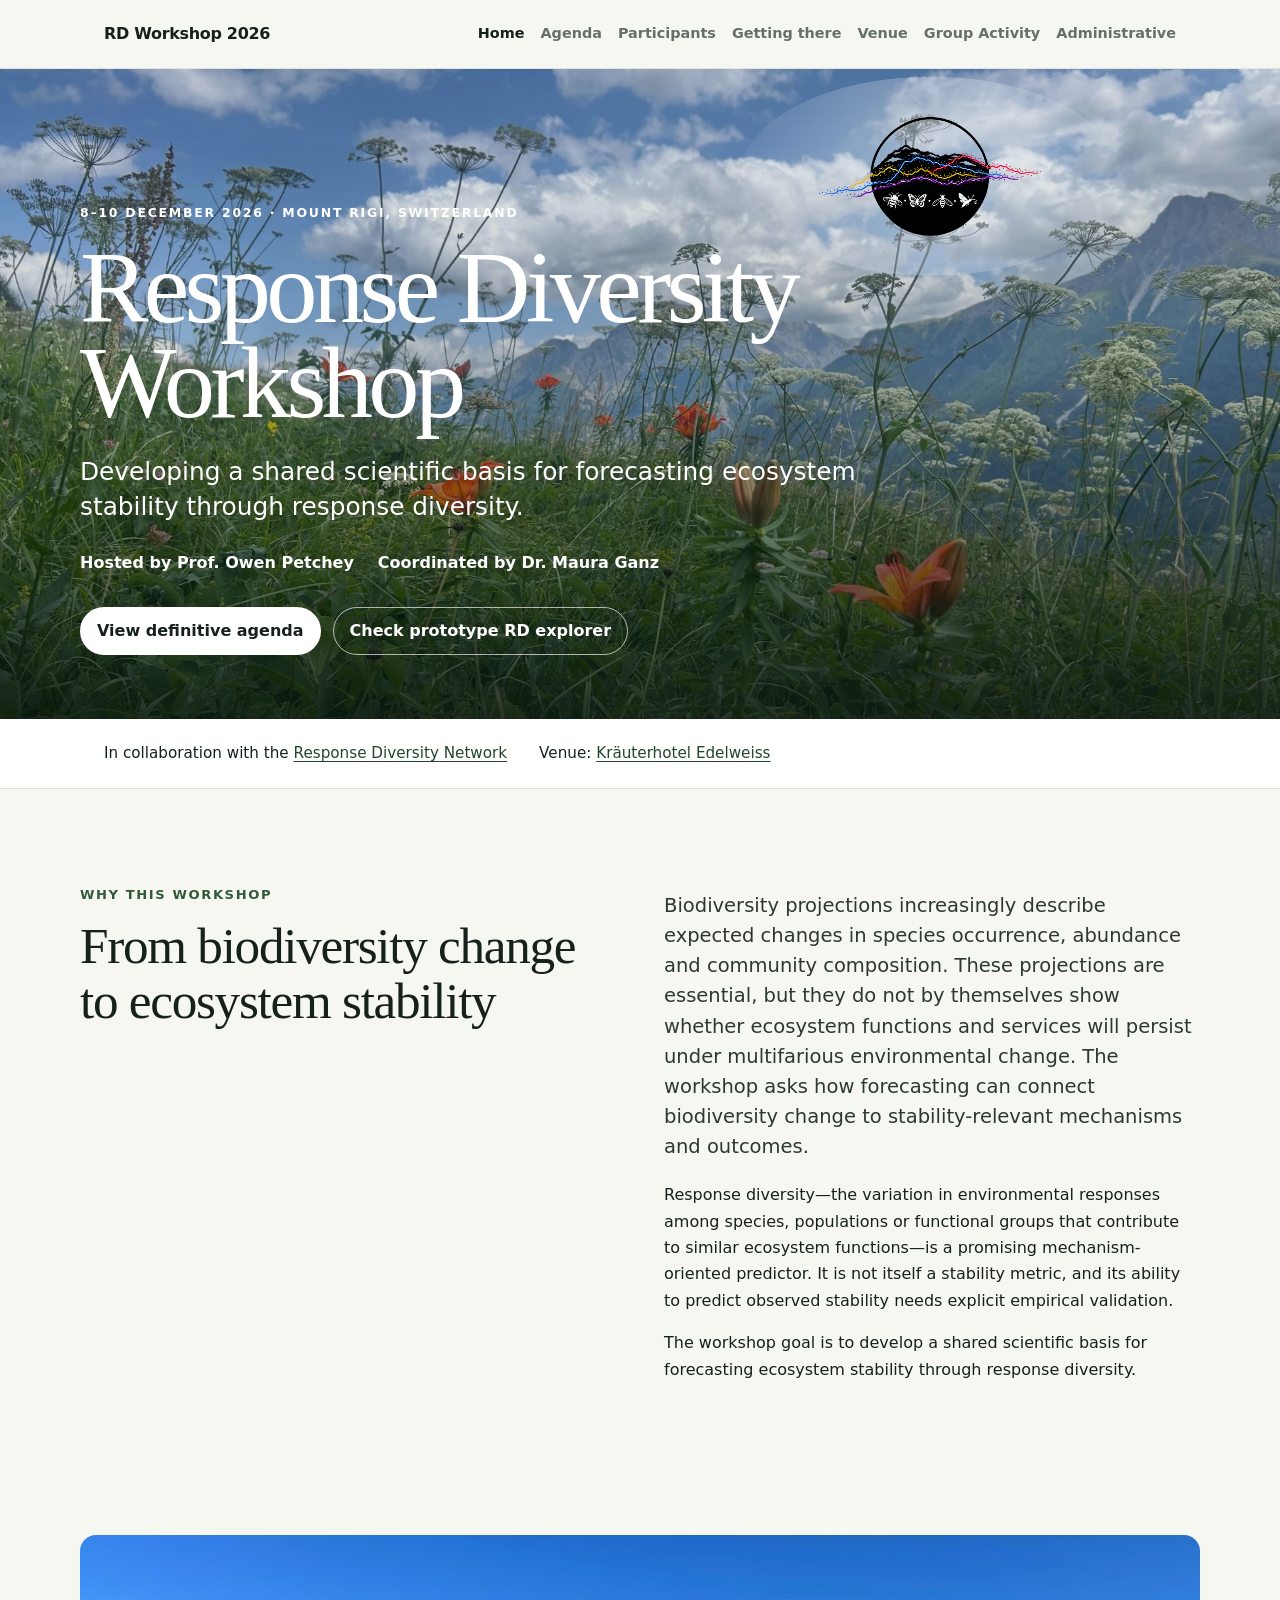
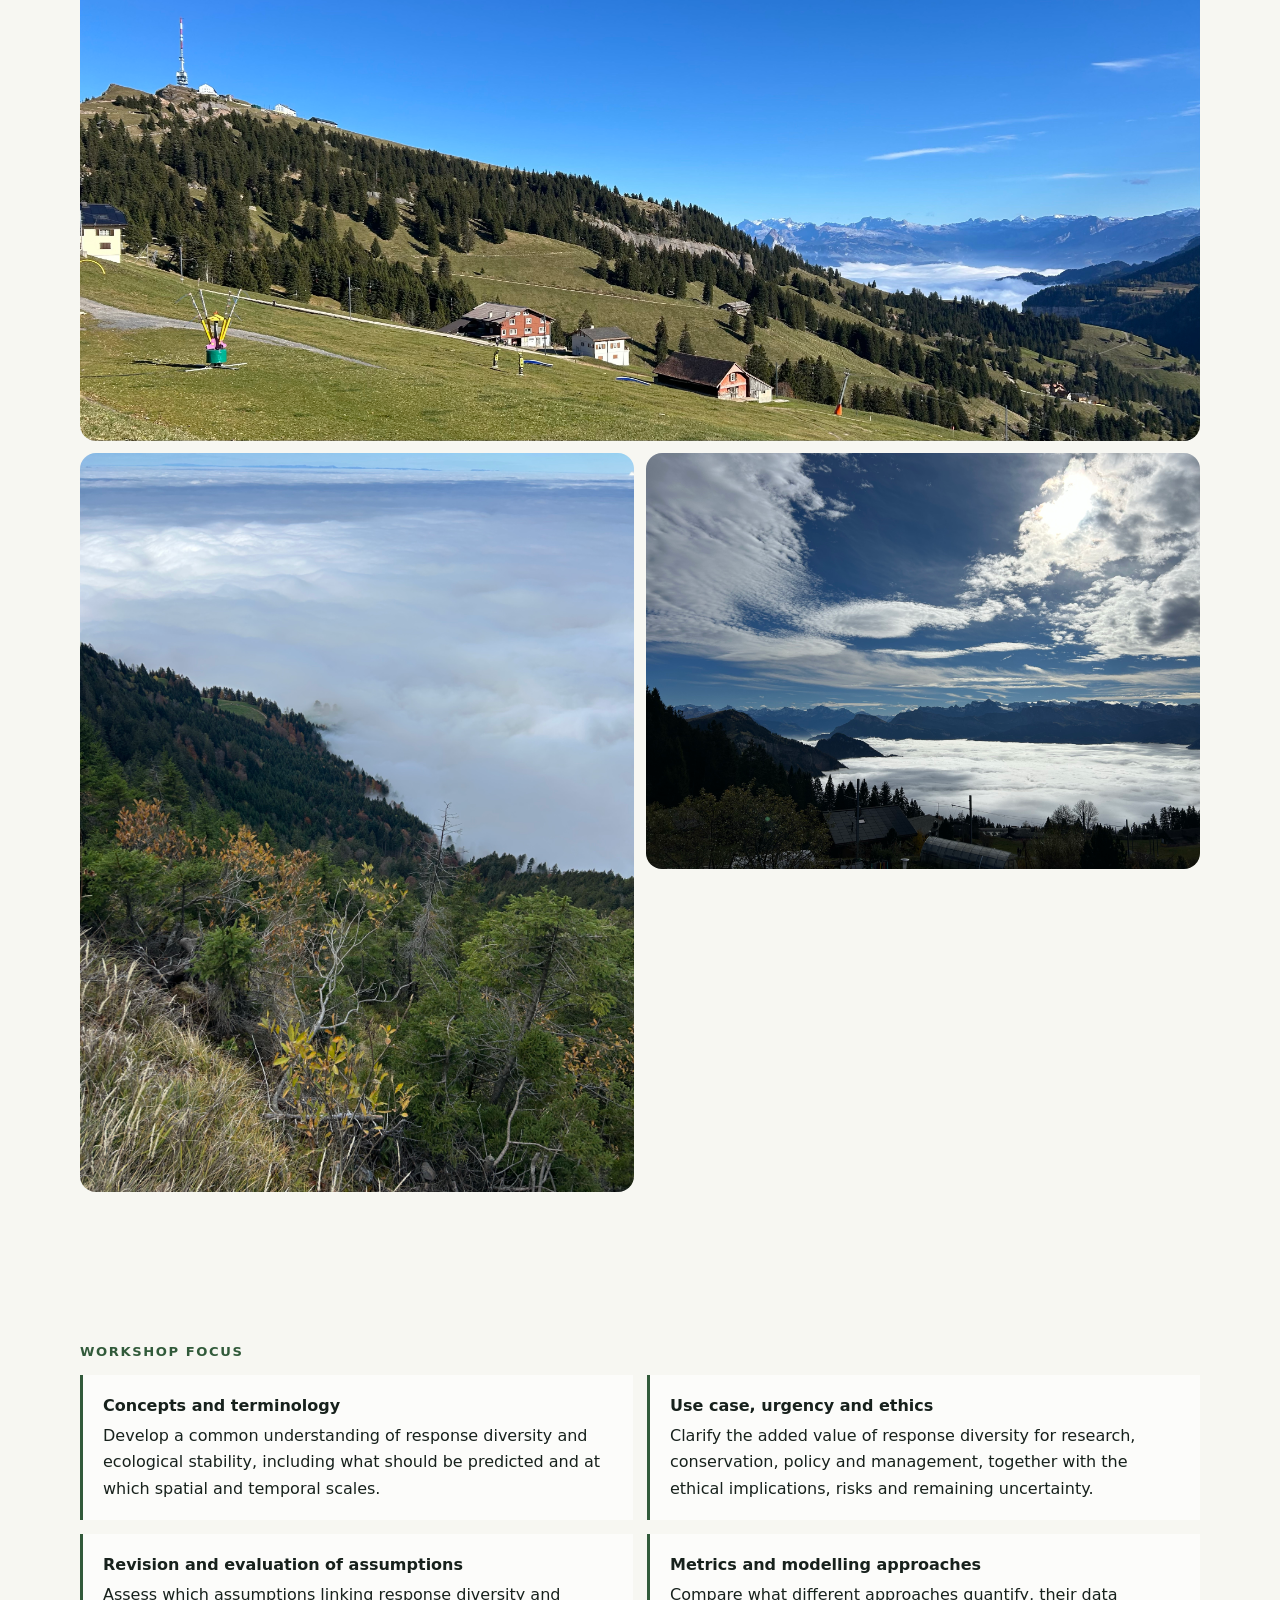
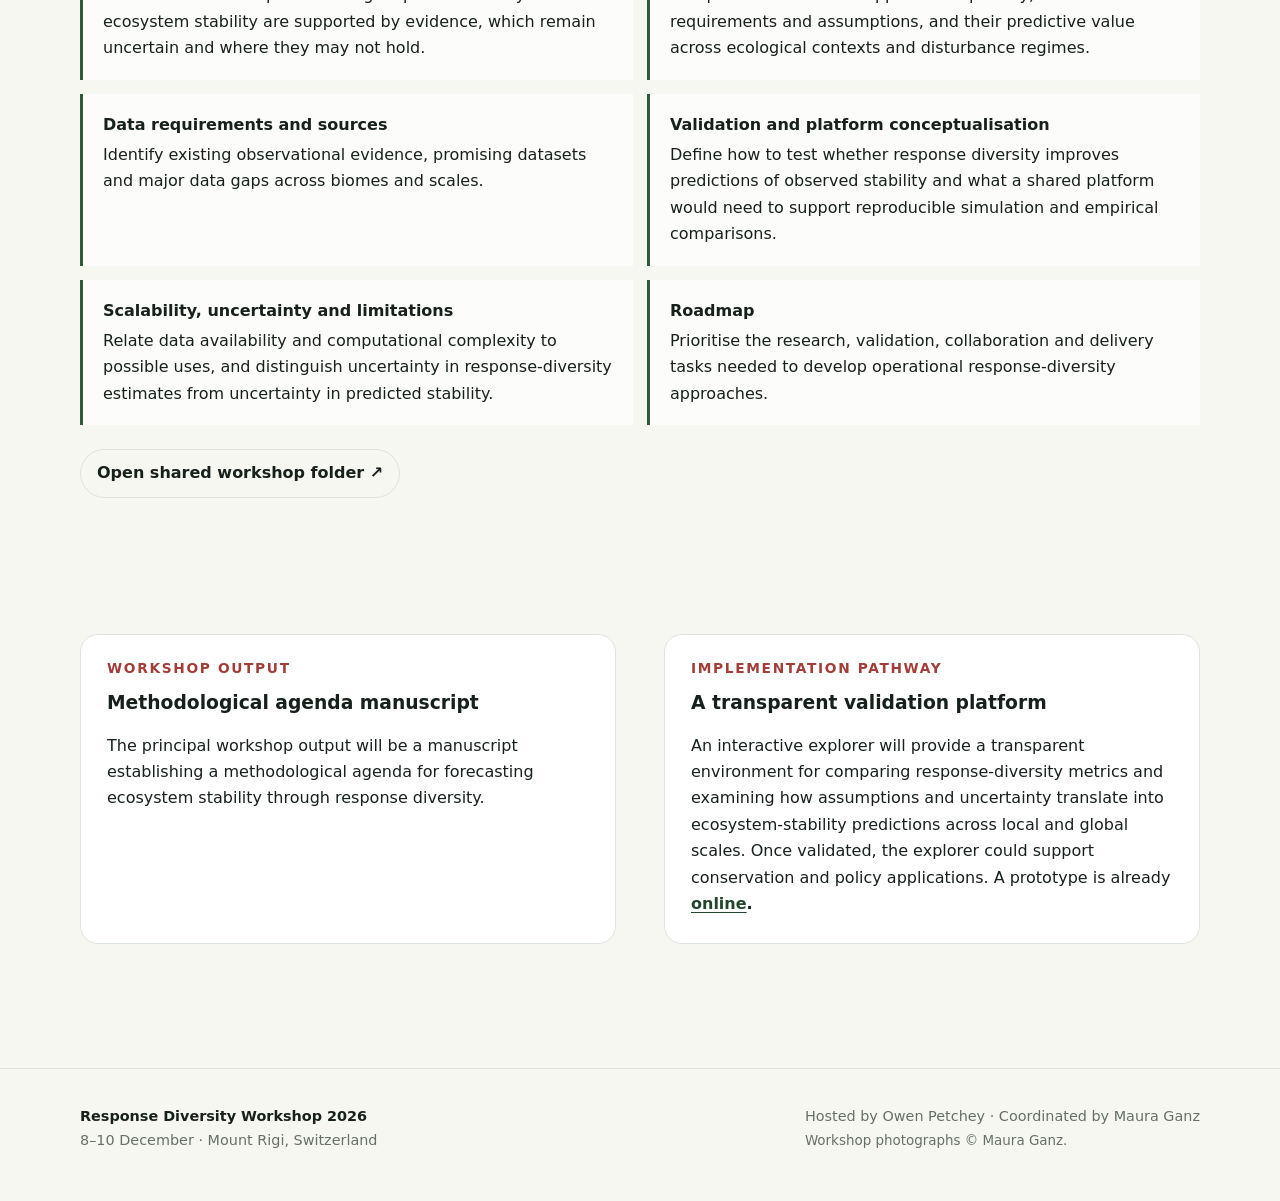
<file: index.html>
<!doctype html>
<html lang="en"><head><meta charset="utf-8"><meta name="viewport" content="width=device-width,initial-scale=1"><meta name="description" content="Response Diversity Workshop 2026 at Mount Rigi."><title>Home · Response Diversity Workshop 2026</title><link rel="stylesheet" href="assets/css/style.css"></head><body class="home-page">
<a class="skip-link" href="#main">Skip to content</a>
<header class="site-header"><nav class="nav-wrap" aria-label="Main navigation"><a class="brand" href="index.html">RD Workshop 2026</a><button class="menu-toggle" type="button" aria-expanded="false" aria-controls="main-nav">Menu</button><ul class="nav-links" id="main-nav"><li><a class="active" href="index.html">Home</a></li><li><a href="agenda.html">Agenda</a></li><li><a href="participants.html">Participants</a></li><li><a href="travel.html">Getting there</a></li><li><a href="venue.html">Venue</a></li><li><a href="rigi.html">Group Activity</a></li><li><a href="administrative.html">Administrative</a></li></ul></nav></header>
<main id="main">
<section class="hero" aria-labelledby="hero-title"><div class="hero-logo-halo"><img src="assets/images/landing-logo-halo.png" alt=""></div><div class="hero-inner"><p class="eyebrow">8–10 December 2026 · Mount Rigi, Switzerland</p><h1 id="hero-title">Response Diversity Workshop</h1><p class="hero-sub">Developing a shared scientific basis for forecasting ecosystem stability through response diversity.</p><div class="hero-meta"><span>Hosted by Prof. Owen Petchey</span><span>Coordinated by Dr. Maura Ganz</span></div><div class="hero-actions"><a class="button light" href="agenda.html">View definitive agenda</a><a class="button ghost" href="https://opetchey.github.io/RD-explorer/" target="_blank" rel="noopener">Check prototype RD explorer</a></div></div></section>
<div class="host-strip"><div class="container"><span>In collaboration with the <a href="https://responsediversitynetwork.github.io/RDN-website/" target="_blank" rel="noopener">Response Diversity Network</a></span><span>Venue: <a href="https://www.kraeuterhotel.ch/de/" target="_blank" rel="noopener">Kräuterhotel Edelweiss</a></span></div></div>
<section class="section"><div class="container grid-2"><div><p class="kicker">Why this workshop</p><h2 class="section-title">From biodiversity change to ecosystem stability</h2></div><div class="prose"><p class="lead">Biodiversity projections increasingly describe expected changes in species occurrence, abundance and community composition. These projections are essential, but they do not by themselves show whether ecosystem functions and services will persist under multifarious environmental change. The workshop asks how forecasting can connect biodiversity change to stability-relevant mechanisms and outcomes.</p><p>Response diversity—the variation in environmental responses among species, populations or functional groups that contribute to similar ecosystem functions—is a promising mechanism-oriented predictor. It is not itself a stability metric, and its ability to predict observed stability needs explicit empirical validation.</p><p>The workshop goal is to develop a shared scientific basis for forecasting ecosystem stability through response diversity.</p></div></div></section>
<section class="section compact"><div class="container"><div class="landing-photo-grid" aria-label="Mount Rigi landscapes above the clouds"><img src="assets/images/rigi-landscape-november.jpg" alt="Wide Mount Rigi landscape with the Rigi Kulm peak, alpine meadows and distant mountains" loading="lazy"><img src="assets/images/rigi-sea-of-clouds.jpg" alt="Forest slopes on Mount Rigi rising above a broad sea of clouds" loading="lazy"><img src="assets/images/rigi-cloudscape.jpg" alt="Mountain panorama from Rigi with dramatic clouds and sunlight above the valley fog" loading="lazy"></div></div></section>
<section class="section"><div class="container"><p class="kicker">Workshop focus</p><div class="objectives"><div class="objective"><strong>Concepts and terminology</strong>Develop a common understanding of response diversity and ecological stability, including what should be predicted and at which spatial and temporal scales.</div><div class="objective"><strong>Use case, urgency and ethics</strong>Clarify the added value of response diversity for research, conservation, policy and management, together with the ethical implications, risks and remaining uncertainty.</div><div class="objective"><strong>Revision and evaluation of assumptions</strong>Assess which assumptions linking response diversity and ecosystem stability are supported by evidence, which remain uncertain and where they may not hold.</div><div class="objective"><strong>Metrics and modelling approaches</strong>Compare what different approaches quantify, their data requirements and assumptions, and their predictive value across ecological contexts and disturbance regimes.</div><div class="objective"><strong>Data requirements and sources</strong>Identify existing observational evidence, promising datasets and major data gaps across biomes and scales.</div><div class="objective"><strong>Validation and platform conceptualisation</strong>Define how to test whether response diversity improves predictions of observed stability and what a shared platform would need to support reproducible simulation and empirical comparisons.</div><div class="objective"><strong>Scalability, uncertainty and limitations</strong>Relate data availability and computational complexity to possible uses, and distinguish uncertainty in response-diversity estimates from uncertainty in predicted stability.</div><div class="objective"><strong>Roadmap</strong>Prioritise the research, validation, collaboration and delivery tasks needed to develop operational response-diversity approaches.</div></div><div class="link-row"><a class="button secondary" href="https://drive.google.com/drive/folders/1cVGSi4wc9Nhe2fPdjX42yO3h7nQJ4OTM?dmr=1&amp;ec=wgc-drive-%5Bmodule%5D-goto" target="_blank" rel="noopener">Open shared workshop folder ↗</a></div></div></section>
<section class="section compact"><div class="container grid-2"><article class="card number-card"><span class="num">WORKSHOP OUTPUT</span><h3>Methodological agenda manuscript</h3><p>The principal workshop output will be a manuscript establishing a methodological agenda for forecasting ecosystem stability through response diversity.</p></article><article class="card number-card"><span class="num">IMPLEMENTATION PATHWAY</span><h3>A transparent validation platform</h3><p>An interactive explorer will provide a transparent environment for comparing response-diversity metrics and examining how assumptions and uncertainty translate into ecosystem-stability predictions across local and global scales. Once validated, the explorer could support conservation and policy applications. A prototype is already <strong><a href="https://opetchey.github.io/RD-explorer/" target="_blank" rel="noopener">online</a>.</strong></p></article></div></section>
</main>
<footer class="site-footer"><div class="footer-inner"><div><strong>Response Diversity Workshop 2026</strong><br>8–10 December · Mount Rigi, Switzerland</div><div>Hosted by Owen Petchey · Coordinated by Maura Ganz<br><span class="photo-credit">Workshop photographs © Maura Ganz.</span></div></div></footer><script src="assets/js/main.js"></script>
</body></html>
</file>
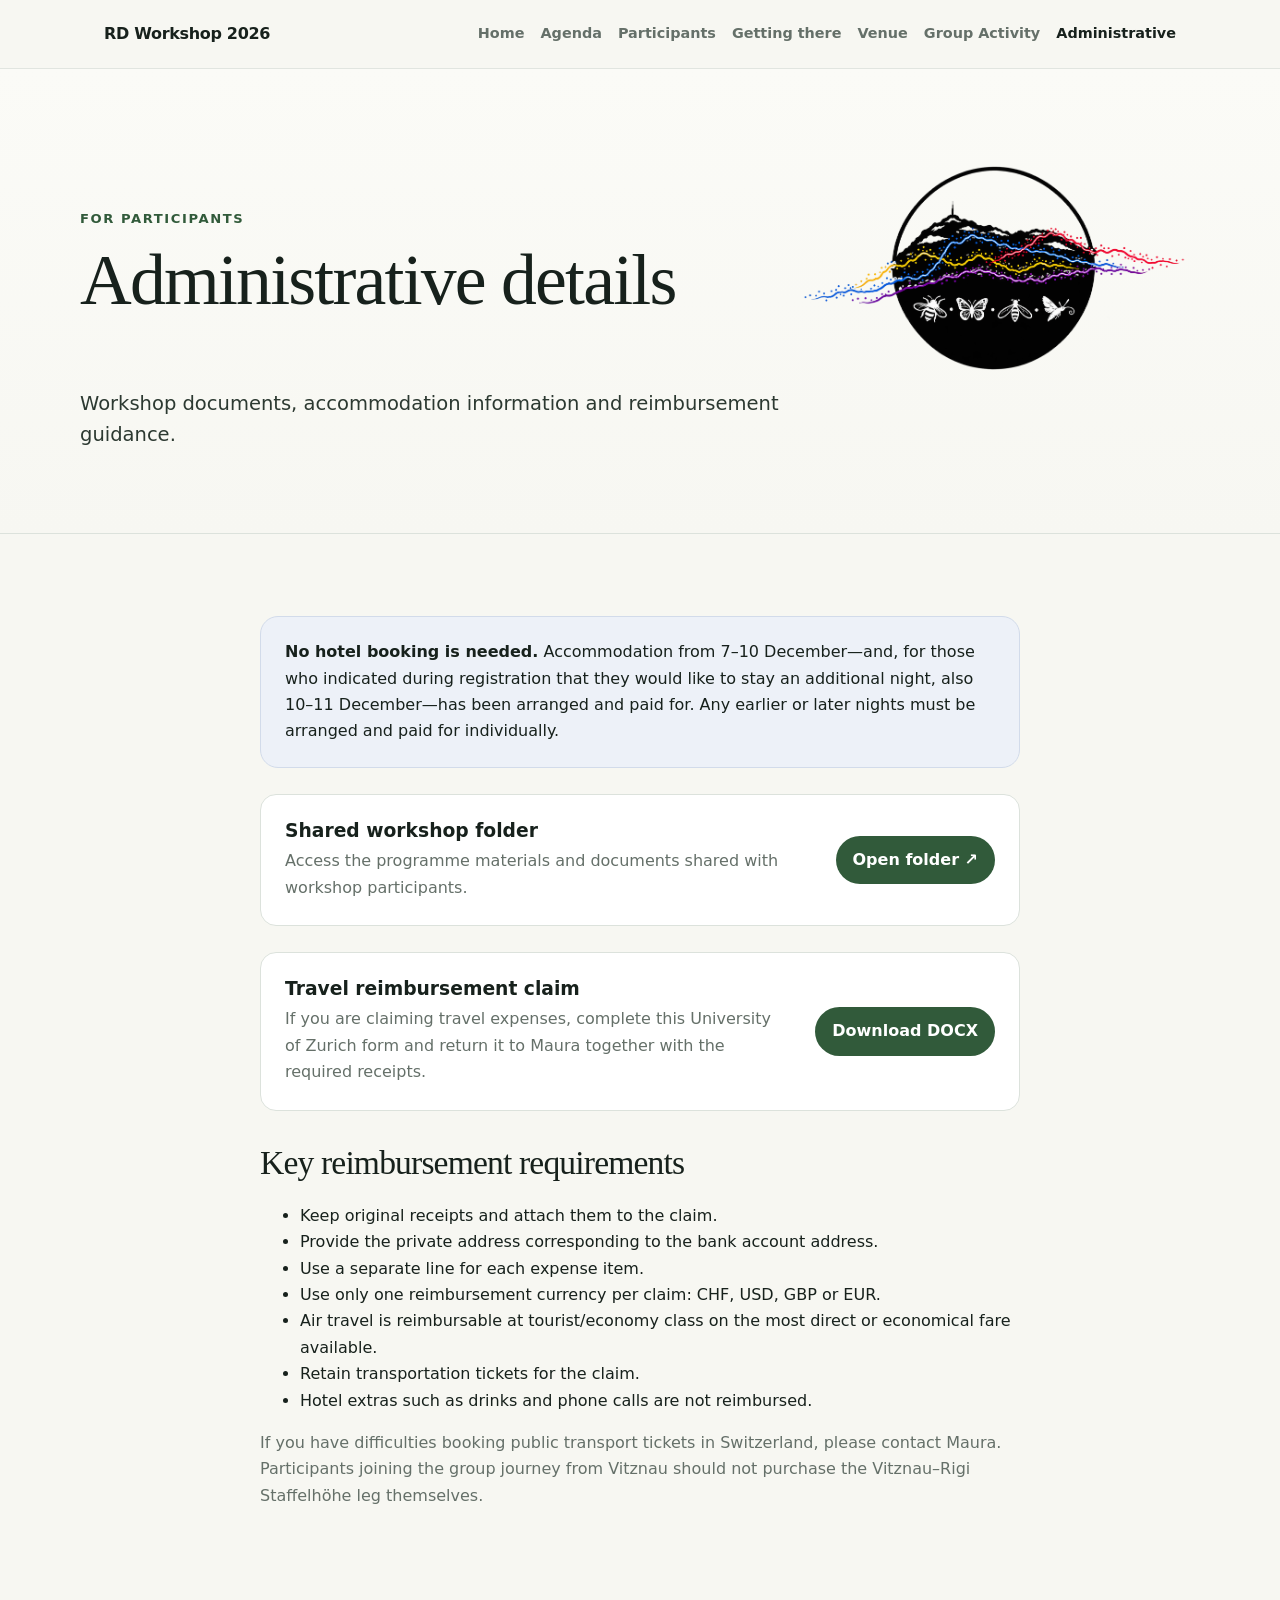
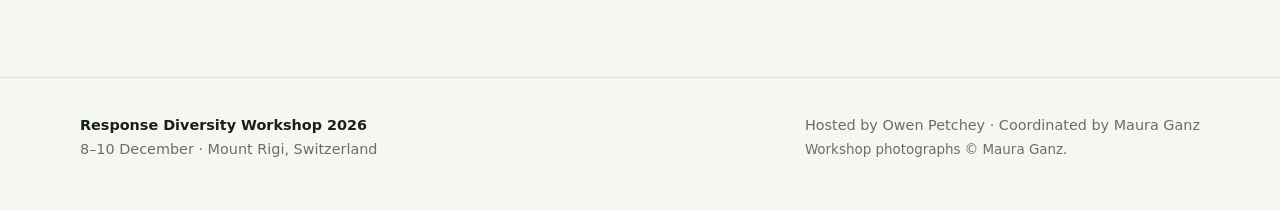
<file: administrative.html>
<!doctype html>
<html lang="en"><head><meta charset="utf-8"><meta name="viewport" content="width=device-width,initial-scale=1"><meta name="description" content="Administrative information for participants in the Response Diversity Workshop 2026."><title>Administrative · Response Diversity Workshop 2026</title><link rel="stylesheet" href="assets/css/style.css"></head><body>
<a class="skip-link" href="#main">Skip to content</a>
<header class="site-header"><nav class="nav-wrap" aria-label="Main navigation"><a class="brand" href="index.html">RD Workshop 2026</a><button class="menu-toggle" type="button" aria-expanded="false" aria-controls="main-nav">Menu</button><ul class="nav-links" id="main-nav"><li><a href="index.html">Home</a></li><li><a href="agenda.html">Agenda</a></li><li><a href="participants.html">Participants</a></li><li><a href="travel.html">Getting there</a></li><li><a href="venue.html">Venue</a></li><li><a href="rigi.html">Group Activity</a></li><li><a class="active" href="administrative.html">Administrative</a></li></ul></nav></header>
<main id="main"><section class="page-hero"><div class="container"><div class="title-logo-heading"><div><p class="kicker">For participants</p><h1 class="page-title">Administrative details</h1></div><img class="title-logo" src="assets/images/rigi-ws-logo.png" alt=""></div><p class="lead">Workshop documents, accommodation information and reimbursement guidance.</p></div></section>
<section class="section"><div class="container prose"><div class="notice"><strong>No hotel booking is needed.</strong> Accommodation from 7–10 December—and, for those who indicated during registration that they would like to stay an additional night, also 10–11 December—has been arranged and paid for. Any earlier or later nights must be arranged and paid for individually.</div><div class="doc-card admin-doc"><div><h3>Shared workshop folder</h3><p>Access the programme materials and documents shared with workshop participants.</p></div><a class="button primary" href="https://drive.google.com/drive/folders/1cVGSi4wc9Nhe2fPdjX42yO3h7nQJ4OTM?dmr=1&amp;ec=wgc-drive-%5Bmodule%5D-goto" target="_blank" rel="noopener">Open folder ↗</a></div><div class="doc-card admin-doc"><div><h3>Travel reimbursement claim</h3><p>If you are claiming travel expenses, complete this University of Zurich form and return it to Maura together with the required receipts.</p></div><a class="button primary" href="assets/docs/reimbursement-claim.docx" download>Download DOCX</a></div><div class="admin-rules"><h2 class="section-title small-title">Key reimbursement requirements</h2><ul><li>Keep original receipts and attach them to the claim.</li><li>Provide the private address corresponding to the bank account address.</li><li>Use a separate line for each expense item.</li><li>Use only one reimbursement currency per claim: CHF, USD, GBP or EUR.</li><li>Air travel is reimbursable at tourist/economy class on the most direct or economical fare available.</li><li>Retain transportation tickets for the claim.</li><li>Hotel extras such as drinks and phone calls are not reimbursed.</li></ul><p class="muted">If you have difficulties booking public transport tickets in Switzerland, please contact Maura. Participants joining the group journey from Vitznau should not purchase the Vitznau–Rigi Staffelhöhe leg themselves.</p></div></div></section></main>
<footer class="site-footer"><div class="footer-inner"><div><strong>Response Diversity Workshop 2026</strong><br>8–10 December · Mount Rigi, Switzerland</div><div>Hosted by Owen Petchey · Coordinated by Maura Ganz<br><span class="photo-credit">Workshop photographs © Maura Ganz.</span></div></div></footer><script src="assets/js/main.js"></script>
</body></html>
</file>
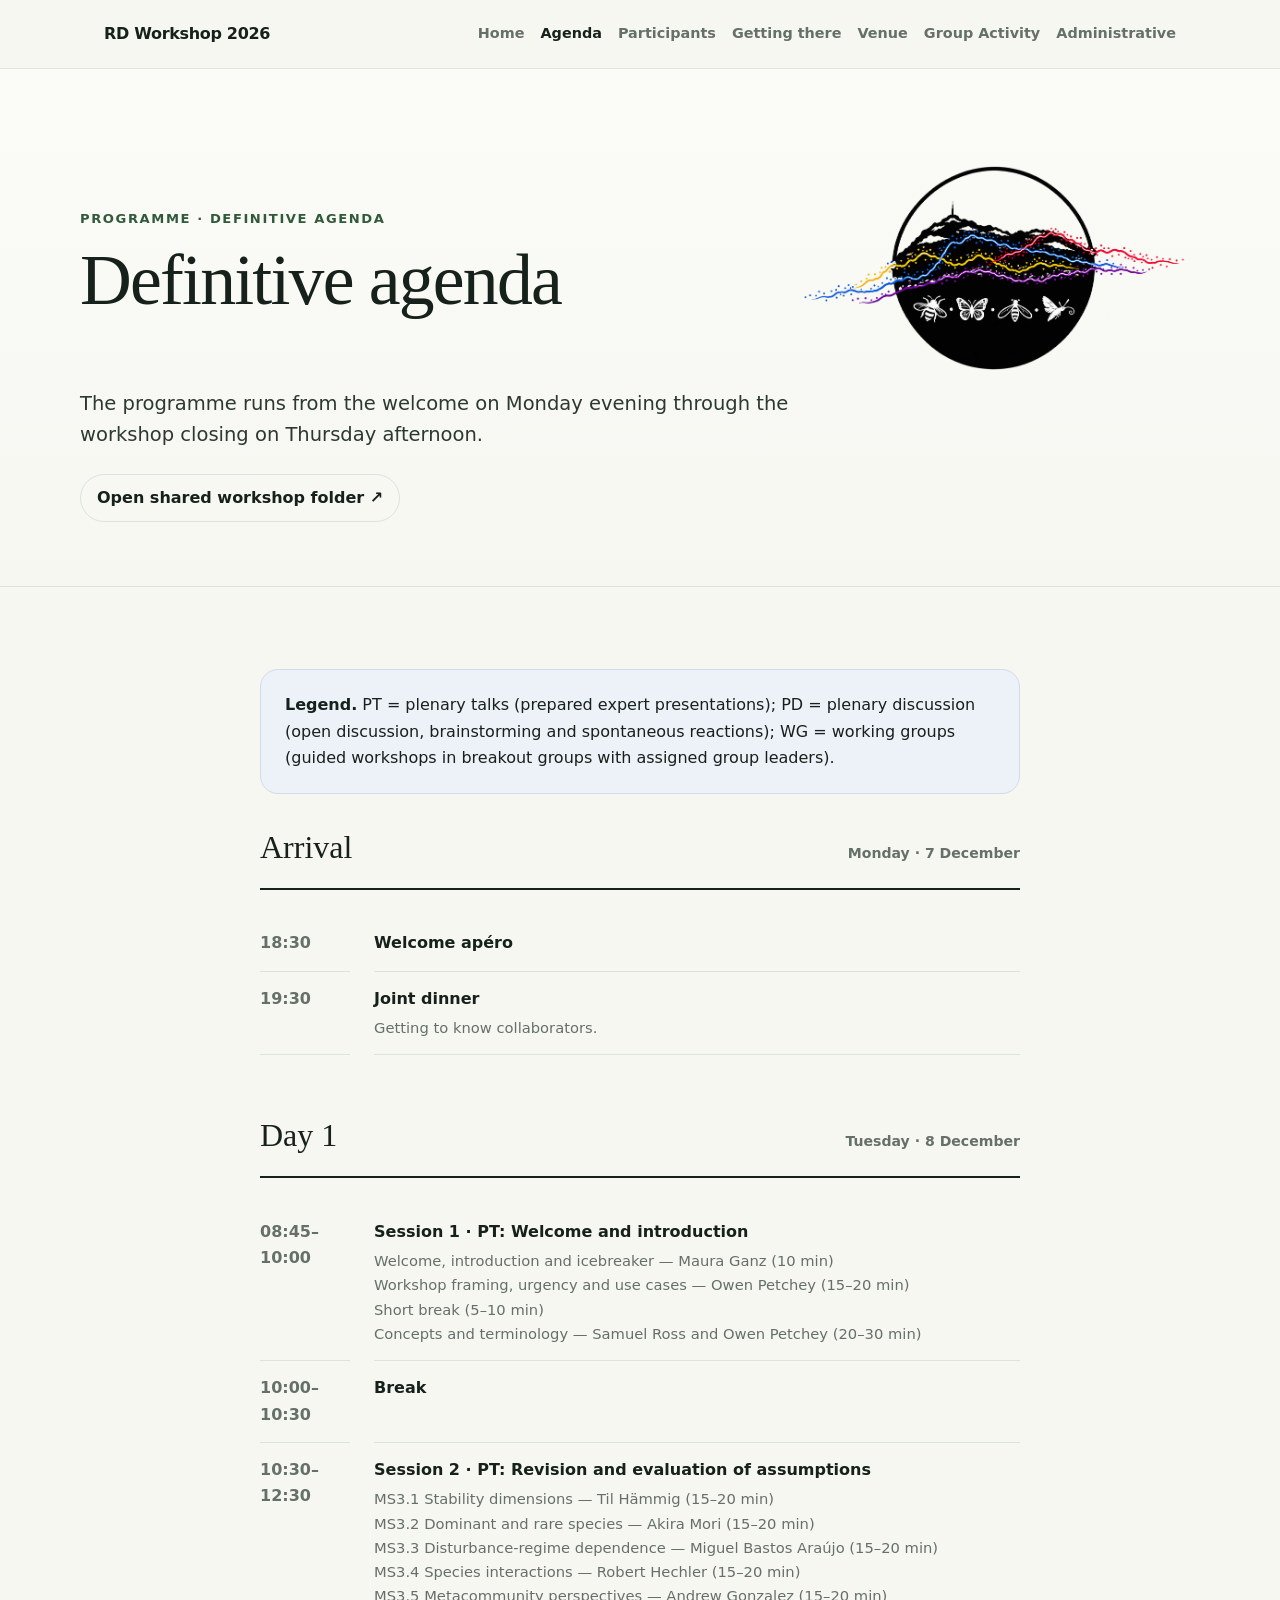
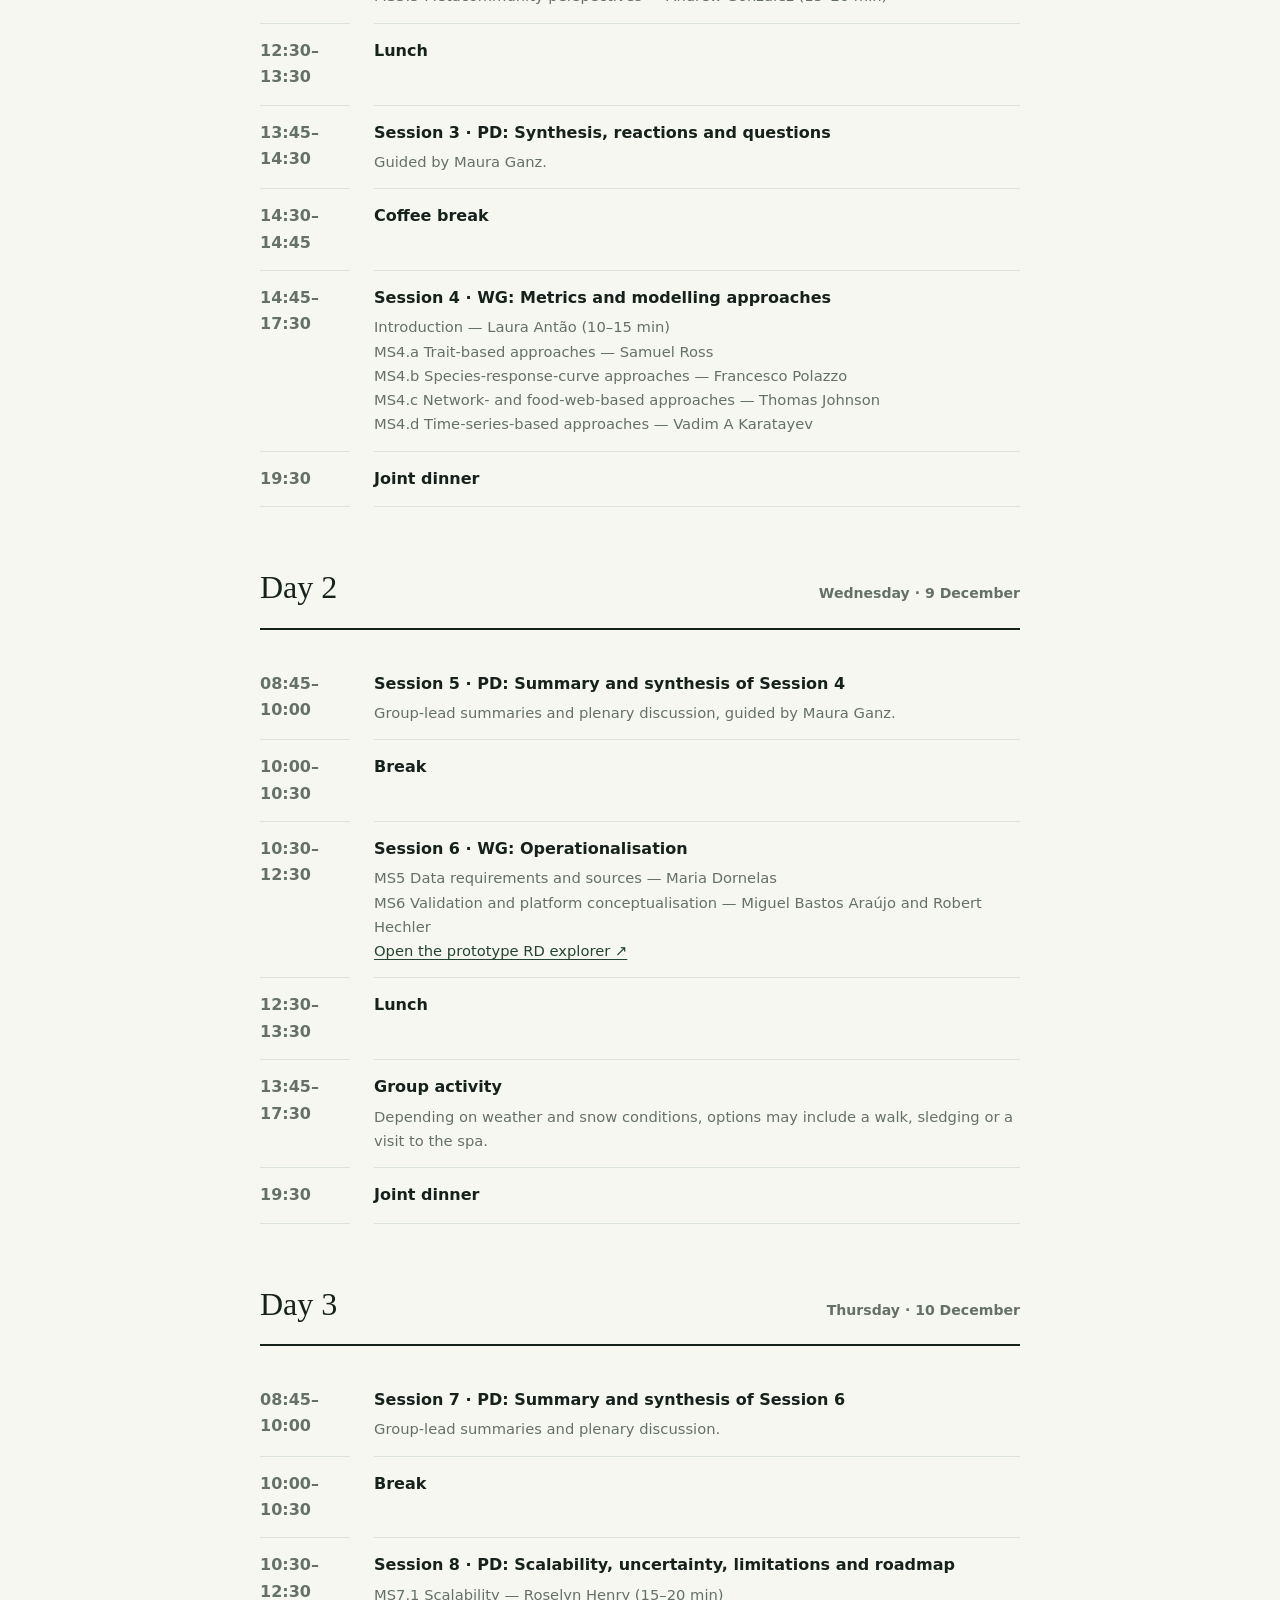
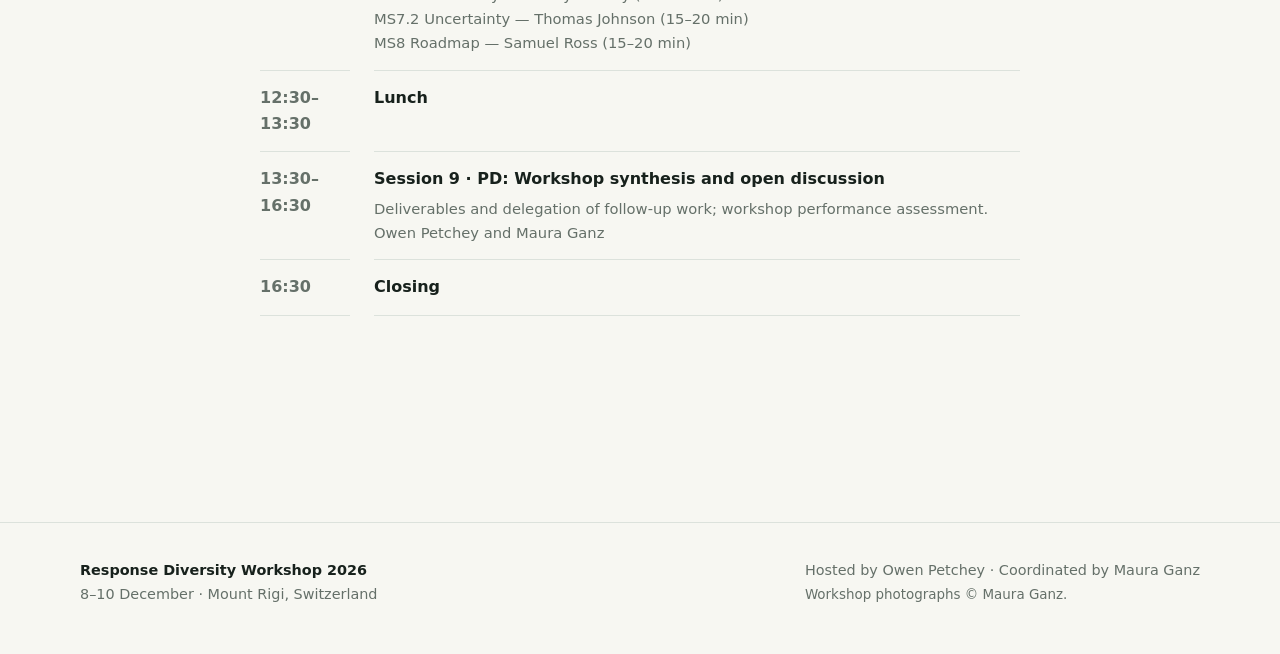
<file: agenda.html>
<!doctype html>
<html lang="en"><head><meta charset="utf-8"><meta name="viewport" content="width=device-width,initial-scale=1"><meta name="description" content="Definitive agenda for the Response Diversity Workshop 2026."><title>Definitive agenda · Response Diversity Workshop 2026</title><link rel="stylesheet" href="assets/css/style.css"></head><body>
<a class="skip-link" href="#main">Skip to content</a>
<header class="site-header"><nav class="nav-wrap" aria-label="Main navigation"><a class="brand" href="index.html">RD Workshop 2026</a><button class="menu-toggle" type="button" aria-expanded="false" aria-controls="main-nav">Menu</button><ul class="nav-links" id="main-nav"><li><a href="index.html">Home</a></li><li><a class="active" href="agenda.html">Agenda</a></li><li><a href="participants.html">Participants</a></li><li><a href="travel.html">Getting there</a></li><li><a href="venue.html">Venue</a></li><li><a href="rigi.html">Group Activity</a></li><li><a href="administrative.html">Administrative</a></li></ul></nav></header>
<main id="main"><section class="page-hero"><div class="container"><div class="title-logo-heading"><div><p class="kicker">Programme · definitive agenda</p><h1 class="page-title">Definitive agenda</h1></div><img class="title-logo" src="assets/images/rigi-ws-logo.png" alt=""></div><p class="lead">The programme runs from the welcome on Monday evening through the workshop closing on Thursday afternoon.</p><div class="link-row"><a class="button secondary" href="https://drive.google.com/drive/folders/1cVGSi4wc9Nhe2fPdjX42yO3h7nQJ4OTM?dmr=1&amp;ec=wgc-drive-%5Bmodule%5D-goto" target="_blank" rel="noopener">Open shared workshop folder ↗</a></div></div></section>
<section class="section"><div class="container prose"><div class="notice"><strong>Legend.</strong> PT = plenary talks (prepared expert presentations); PD = plenary discussion (open discussion, brainstorming and spontaneous reactions); WG = working groups (guided workshops in breakout groups with assigned group leaders).</div>
<div class="schedule-day"><h2>Arrival <small>Monday · 7 December</small></h2><div class="schedule"><div class="time">18:30</div><div class="event"><strong>Welcome apéro</strong></div><div class="time">19:30</div><div class="event"><strong>Joint dinner</strong><div class="meta">Getting to know collaborators.</div></div></div></div>
<div class="schedule-day"><h2>Day 1 <small>Tuesday · 8 December</small></h2><div class="schedule">
<div class="time">08:45–10:00</div><div class="event"><strong>Session 1 · PT: Welcome and introduction</strong><div class="meta">Welcome, introduction and icebreaker — Maura Ganz (10 min)<br>Workshop framing, urgency and use cases — Owen Petchey (15–20 min)<br>Short break (5–10 min)<br>Concepts and terminology — Samuel Ross and Owen Petchey (20–30 min)</div></div>
<div class="time">10:00–10:30</div><div class="event"><strong>Break</strong></div>
<div class="time">10:30–12:30</div><div class="event"><strong>Session 2 · PT: Revision and evaluation of assumptions</strong><div class="meta">MS3.1 Stability dimensions — Til Hämmig (15–20 min)<br>MS3.2 Dominant and rare species — Akira Mori (15–20 min)<br>MS3.3 Disturbance-regime dependence — Miguel Bastos Araújo (15–20 min)<br>MS3.4 Species interactions — Robert Hechler (15–20 min)<br>MS3.5 Metacommunity perspectives — Andrew Gonzalez (15–20 min)</div></div>
<div class="time">12:30–13:30</div><div class="event"><strong>Lunch</strong></div>
<div class="time">13:45–14:30</div><div class="event"><strong>Session 3 · PD: Synthesis, reactions and questions</strong><div class="meta">Guided by Maura Ganz.</div></div>
<div class="time">14:30–14:45</div><div class="event"><strong>Coffee break</strong></div>
<div class="time">14:45–17:30</div><div class="event"><strong>Session 4 · WG: Metrics and modelling approaches</strong><div class="meta">Introduction — Laura Antão (10–15 min)<br>MS4.a Trait-based approaches — Samuel Ross<br>MS4.b Species-response-curve approaches — Francesco Polazzo<br>MS4.c Network- and food-web-based approaches — Thomas Johnson<br>MS4.d Time-series-based approaches — Vadim A Karatayev</div></div>
<div class="time">19:30</div><div class="event"><strong>Joint dinner</strong></div>
</div></div>
<div class="schedule-day"><h2>Day 2 <small>Wednesday · 9 December</small></h2><div class="schedule">
<div class="time">08:45–10:00</div><div class="event"><strong>Session 5 · PD: Summary and synthesis of Session 4</strong><div class="meta">Group-lead summaries and plenary discussion, guided by Maura Ganz.</div></div>
<div class="time">10:00–10:30</div><div class="event"><strong>Break</strong></div>
<div class="time">10:30–12:30</div><div class="event"><strong>Session 6 · WG: Operationalisation</strong><div class="meta">MS5 Data requirements and sources — Maria Dornelas<br>MS6 Validation and platform conceptualisation — Miguel Bastos Araújo and Robert Hechler<br><a href="https://opetchey.github.io/RD-explorer/" target="_blank" rel="noopener">Open the prototype RD explorer ↗</a></div></div>
<div class="time">12:30–13:30</div><div class="event"><strong>Lunch</strong></div>
<div class="time">13:45–17:30</div><div class="event"><strong>Group activity</strong><div class="meta">Depending on weather and snow conditions, options may include a walk, sledging or a visit to the spa.</div></div>
<div class="time">19:30</div><div class="event"><strong>Joint dinner</strong></div>
</div></div>
<div class="schedule-day"><h2>Day 3 <small>Thursday · 10 December</small></h2><div class="schedule">
<div class="time">08:45–10:00</div><div class="event"><strong>Session 7 · PD: Summary and synthesis of Session 6</strong><div class="meta">Group-lead summaries and plenary discussion.</div></div>
<div class="time">10:00–10:30</div><div class="event"><strong>Break</strong></div>
<div class="time">10:30–12:30</div><div class="event"><strong>Session 8 · PD: Scalability, uncertainty, limitations and roadmap</strong><div class="meta">MS7.1 Scalability — Roselyn Henry (15–20 min)<br>MS7.2 Uncertainty — Thomas Johnson (15–20 min)<br>MS8 Roadmap — Samuel Ross (15–20 min)</div></div>
<div class="time">12:30–13:30</div><div class="event"><strong>Lunch</strong></div>
<div class="time">13:30–16:30</div><div class="event"><strong>Session 9 · PD: Workshop synthesis and open discussion</strong><div class="meta">Deliverables and delegation of follow-up work; workshop performance assessment.<br>Owen Petchey and Maura Ganz</div></div>
<div class="time">16:30</div><div class="event"><strong>Closing</strong></div>
</div></div>
</div></section></main>
<footer class="site-footer"><div class="footer-inner"><div><strong>Response Diversity Workshop 2026</strong><br>8–10 December · Mount Rigi, Switzerland</div><div>Hosted by Owen Petchey · Coordinated by Maura Ganz<br><span class="photo-credit">Workshop photographs © Maura Ganz.</span></div></div></footer><script src="assets/js/main.js"></script>
</body></html>
</file>
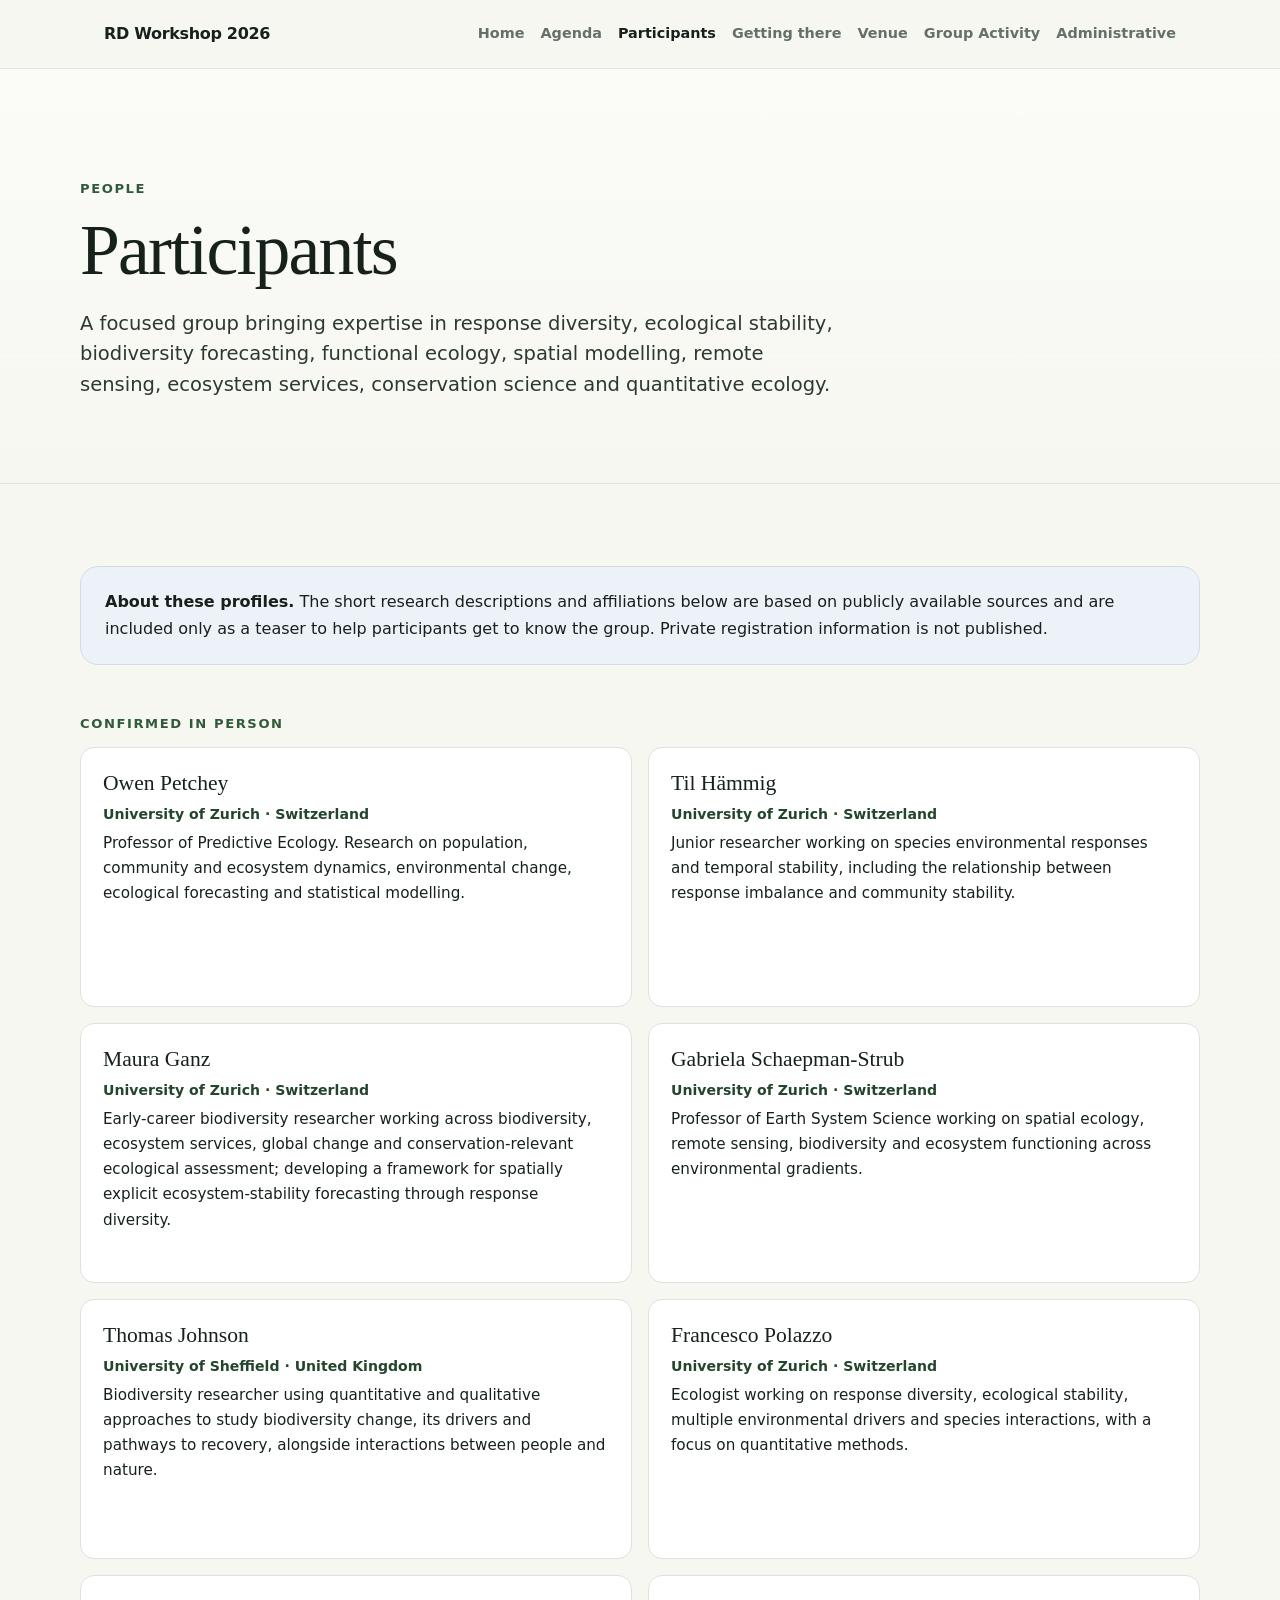
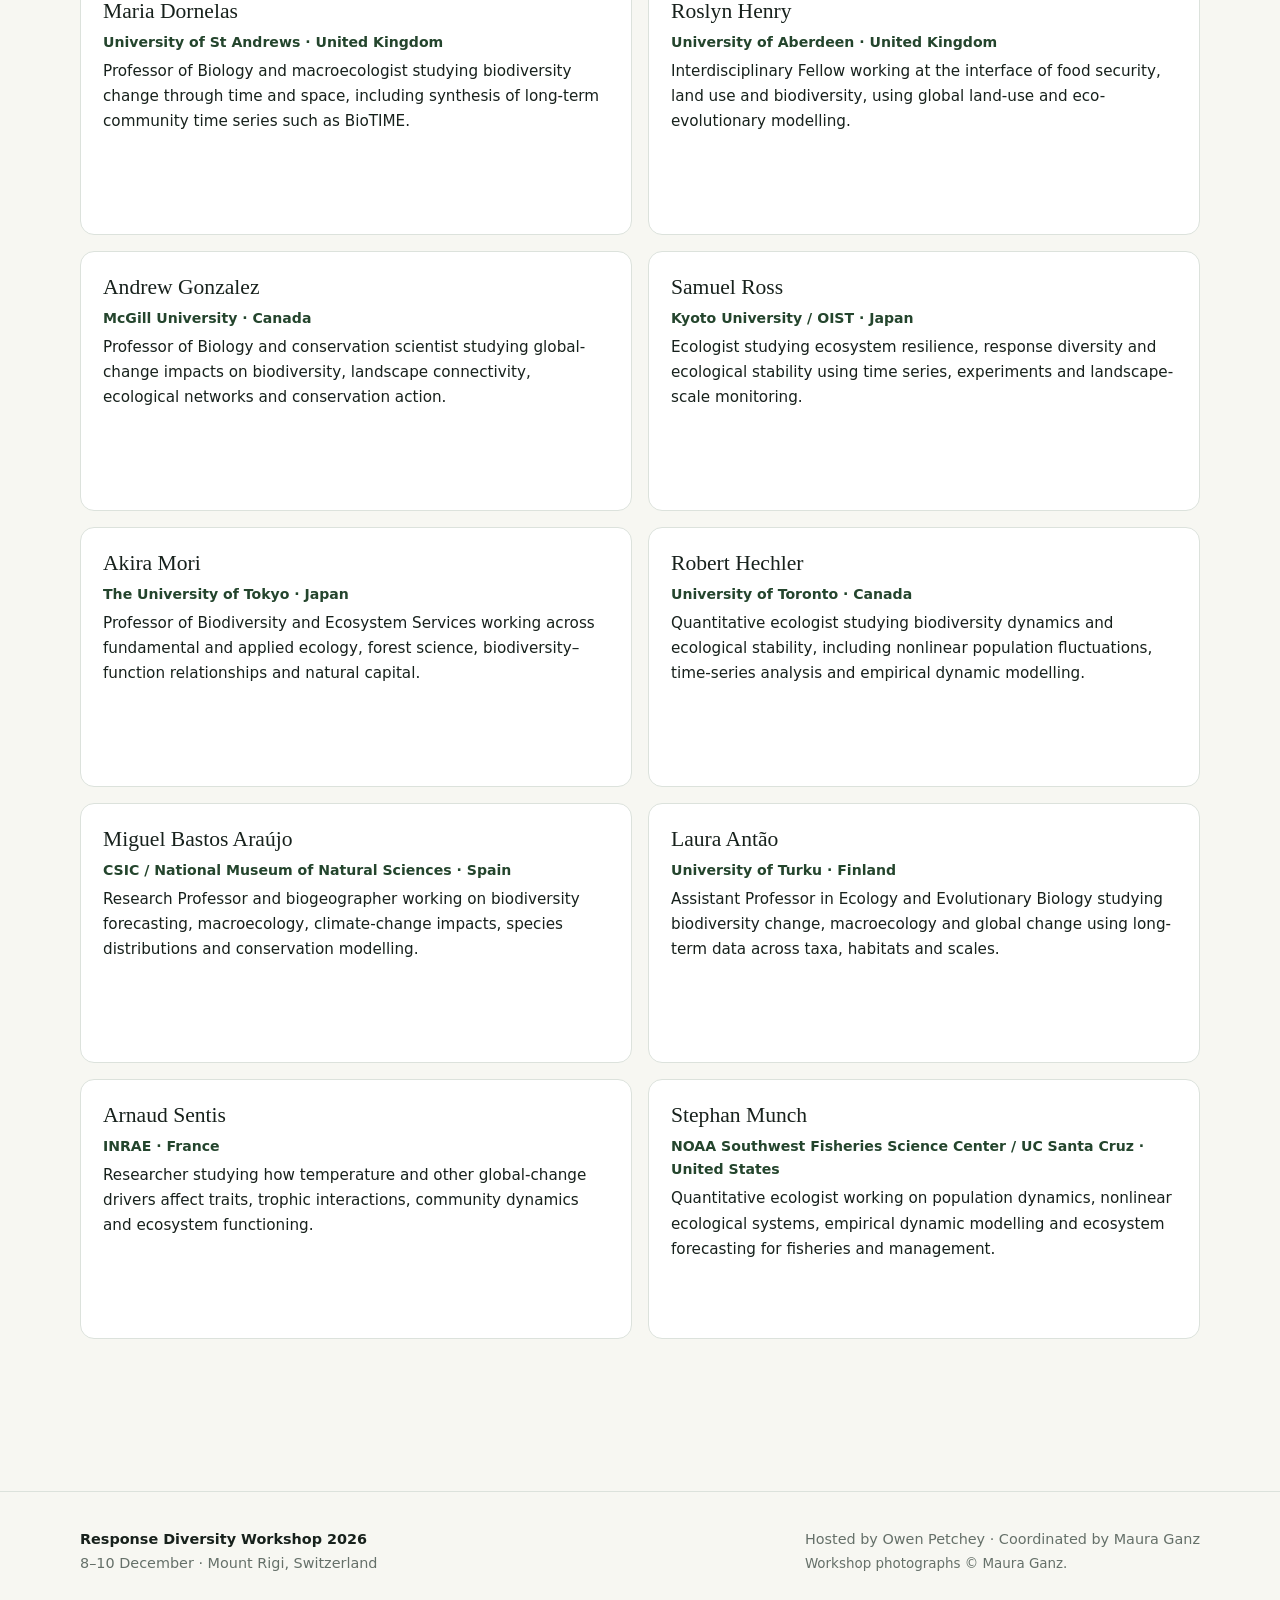
<file: participants.html>
<!doctype html>
<html lang="en"><head><meta charset="utf-8"><meta name="viewport" content="width=device-width,initial-scale=1"><meta name="description" content="Participants in the Response Diversity Workshop 2026."><title>Participants · Response Diversity Workshop 2026</title><link rel="stylesheet" href="assets/css/style.css"></head><body>
<a class="skip-link" href="#main">Skip to content</a>
<header class="site-header"><nav class="nav-wrap" aria-label="Main navigation"><a class="brand" href="index.html">RD Workshop 2026</a><button class="menu-toggle" type="button" aria-expanded="false" aria-controls="main-nav">Menu</button><ul class="nav-links" id="main-nav"><li><a href="index.html">Home</a></li><li><a href="agenda.html">Agenda</a></li><li><a class="active" href="participants.html">Participants</a></li><li><a href="travel.html">Getting there</a></li><li><a href="venue.html">Venue</a></li><li><a href="rigi.html">Group Activity</a></li><li><a href="administrative.html">Administrative</a></li></ul></nav></header>
<main id="main"><section class="page-hero"><div class="container"><p class="kicker">People</p><h1 class="page-title">Participants</h1><p class="lead">A focused group bringing expertise in response diversity, ecological stability, biodiversity forecasting, functional ecology, spatial modelling, remote sensing, ecosystem services, conservation science and quantitative ecology.</p></div></section>
<section class="section"><div class="container"><div class="notice"><strong>About these profiles.</strong> The short research descriptions and affiliations below are based on publicly available sources and are included only as a teaser to help participants get to know the group. Private registration information is not published.</div><p class="kicker participant-kicker">Confirmed in person</p><div class="people-grid people-grid-detailed"><article class="person person-detailed"><div class="person-head"><div><h3>Owen Petchey</h3><p class="person-affiliation">University of Zurich · Switzerland</p></div></div><p class="person-teaser">Professor of Predictive Ecology. Research on population, community and ecosystem dynamics, environmental change, ecological forecasting and statistical modelling.</p></article><article class="person person-detailed"><div class="person-head"><div><h3>Til Hämmig</h3><p class="person-affiliation">University of Zurich · Switzerland</p></div></div><p class="person-teaser">Junior researcher working on species environmental responses and temporal stability, including the relationship between response imbalance and community stability.</p></article><article class="person person-detailed"><div class="person-head"><div><h3>Maura Ganz</h3><p class="person-affiliation">University of Zurich · Switzerland</p></div></div><p class="person-teaser">Early-career biodiversity researcher working across biodiversity, ecosystem services, global change and conservation-relevant ecological assessment; developing a framework for spatially explicit ecosystem-stability forecasting through response diversity.</p></article><article class="person person-detailed"><div class="person-head"><div><h3>Gabriela Schaepman-Strub</h3><p class="person-affiliation">University of Zurich · Switzerland</p></div></div><p class="person-teaser">Professor of Earth System Science working on spatial ecology, remote sensing, biodiversity and ecosystem functioning across environmental gradients.</p></article><article class="person person-detailed"><div class="person-head"><div><h3>Thomas Johnson</h3><p class="person-affiliation">University of Sheffield · United Kingdom</p></div></div><p class="person-teaser">Biodiversity researcher using quantitative and qualitative approaches to study biodiversity change, its drivers and pathways to recovery, alongside interactions between people and nature.</p></article><article class="person person-detailed"><div class="person-head"><div><h3>Francesco Polazzo</h3><p class="person-affiliation">University of Zurich · Switzerland</p></div></div><p class="person-teaser">Ecologist working on response diversity, ecological stability, multiple environmental drivers and species interactions, with a focus on quantitative methods.</p></article><article class="person person-detailed"><div class="person-head"><div><h3>Maria Dornelas</h3><p class="person-affiliation">University of St Andrews · United Kingdom</p></div></div><p class="person-teaser">Professor of Biology and macroecologist studying biodiversity change through time and space, including synthesis of long-term community time series such as BioTIME.</p></article><article class="person person-detailed"><div class="person-head"><div><h3>Roslyn Henry</h3><p class="person-affiliation">University of Aberdeen · United Kingdom</p></div></div><p class="person-teaser">Interdisciplinary Fellow working at the interface of food security, land use and biodiversity, using global land-use and eco-evolutionary modelling.</p></article><article class="person person-detailed"><div class="person-head"><div><h3>Andrew Gonzalez</h3><p class="person-affiliation">McGill University · Canada</p></div></div><p class="person-teaser">Professor of Biology and conservation scientist studying global-change impacts on biodiversity, landscape connectivity, ecological networks and conservation action.</p></article><article class="person person-detailed"><div class="person-head"><div><h3>Samuel Ross</h3><p class="person-affiliation">Kyoto University / OIST · Japan</p></div></div><p class="person-teaser">Ecologist studying ecosystem resilience, response diversity and ecological stability using time series, experiments and landscape-scale monitoring.</p></article><article class="person person-detailed"><div class="person-head"><div><h3>Akira Mori</h3><p class="person-affiliation">The University of Tokyo · Japan</p></div></div><p class="person-teaser">Professor of Biodiversity and Ecosystem Services working across fundamental and applied ecology, forest science, biodiversity–function relationships and natural capital.</p></article><article class="person person-detailed"><div class="person-head"><div><h3>Robert Hechler</h3><p class="person-affiliation">University of Toronto · Canada</p></div></div><p class="person-teaser">Quantitative ecologist studying biodiversity dynamics and ecological stability, including nonlinear population fluctuations, time-series analysis and empirical dynamic modelling.</p></article><article class="person person-detailed"><div class="person-head"><div><h3>Miguel Bastos Araújo</h3><p class="person-affiliation">CSIC / National Museum of Natural Sciences · Spain</p></div></div><p class="person-teaser">Research Professor and biogeographer working on biodiversity forecasting, macroecology, climate-change impacts, species distributions and conservation modelling.</p></article><article class="person person-detailed"><div class="person-head"><div><h3>Laura Antão</h3><p class="person-affiliation">University of Turku · Finland</p></div></div><p class="person-teaser">Assistant Professor in Ecology and Evolutionary Biology studying biodiversity change, macroecology and global change using long-term data across taxa, habitats and scales.</p></article><article class="person person-detailed"><div class="person-head"><div><h3>Arnaud Sentis</h3><p class="person-affiliation">INRAE · France</p></div></div><p class="person-teaser">Researcher studying how temperature and other global-change drivers affect traits, trophic interactions, community dynamics and ecosystem functioning.</p></article><article class="person person-detailed"><div class="person-head"><div><h3>Stephan Munch</h3><p class="person-affiliation">NOAA Southwest Fisheries Science Center / UC Santa Cruz · United States</p></div></div><p class="person-teaser">Quantitative ecologist working on population dynamics, nonlinear ecological systems, empirical dynamic modelling and ecosystem forecasting for fisheries and management.</p></article></div>
</div></section></main>
<footer class="site-footer"><div class="footer-inner"><div><strong>Response Diversity Workshop 2026</strong><br>8–10 December · Mount Rigi, Switzerland</div><div>Hosted by Owen Petchey · Coordinated by Maura Ganz<br><span class="photo-credit">Workshop photographs © Maura Ganz.</span></div></div></footer><script src="assets/js/main.js"></script>
</body></html>
</file>
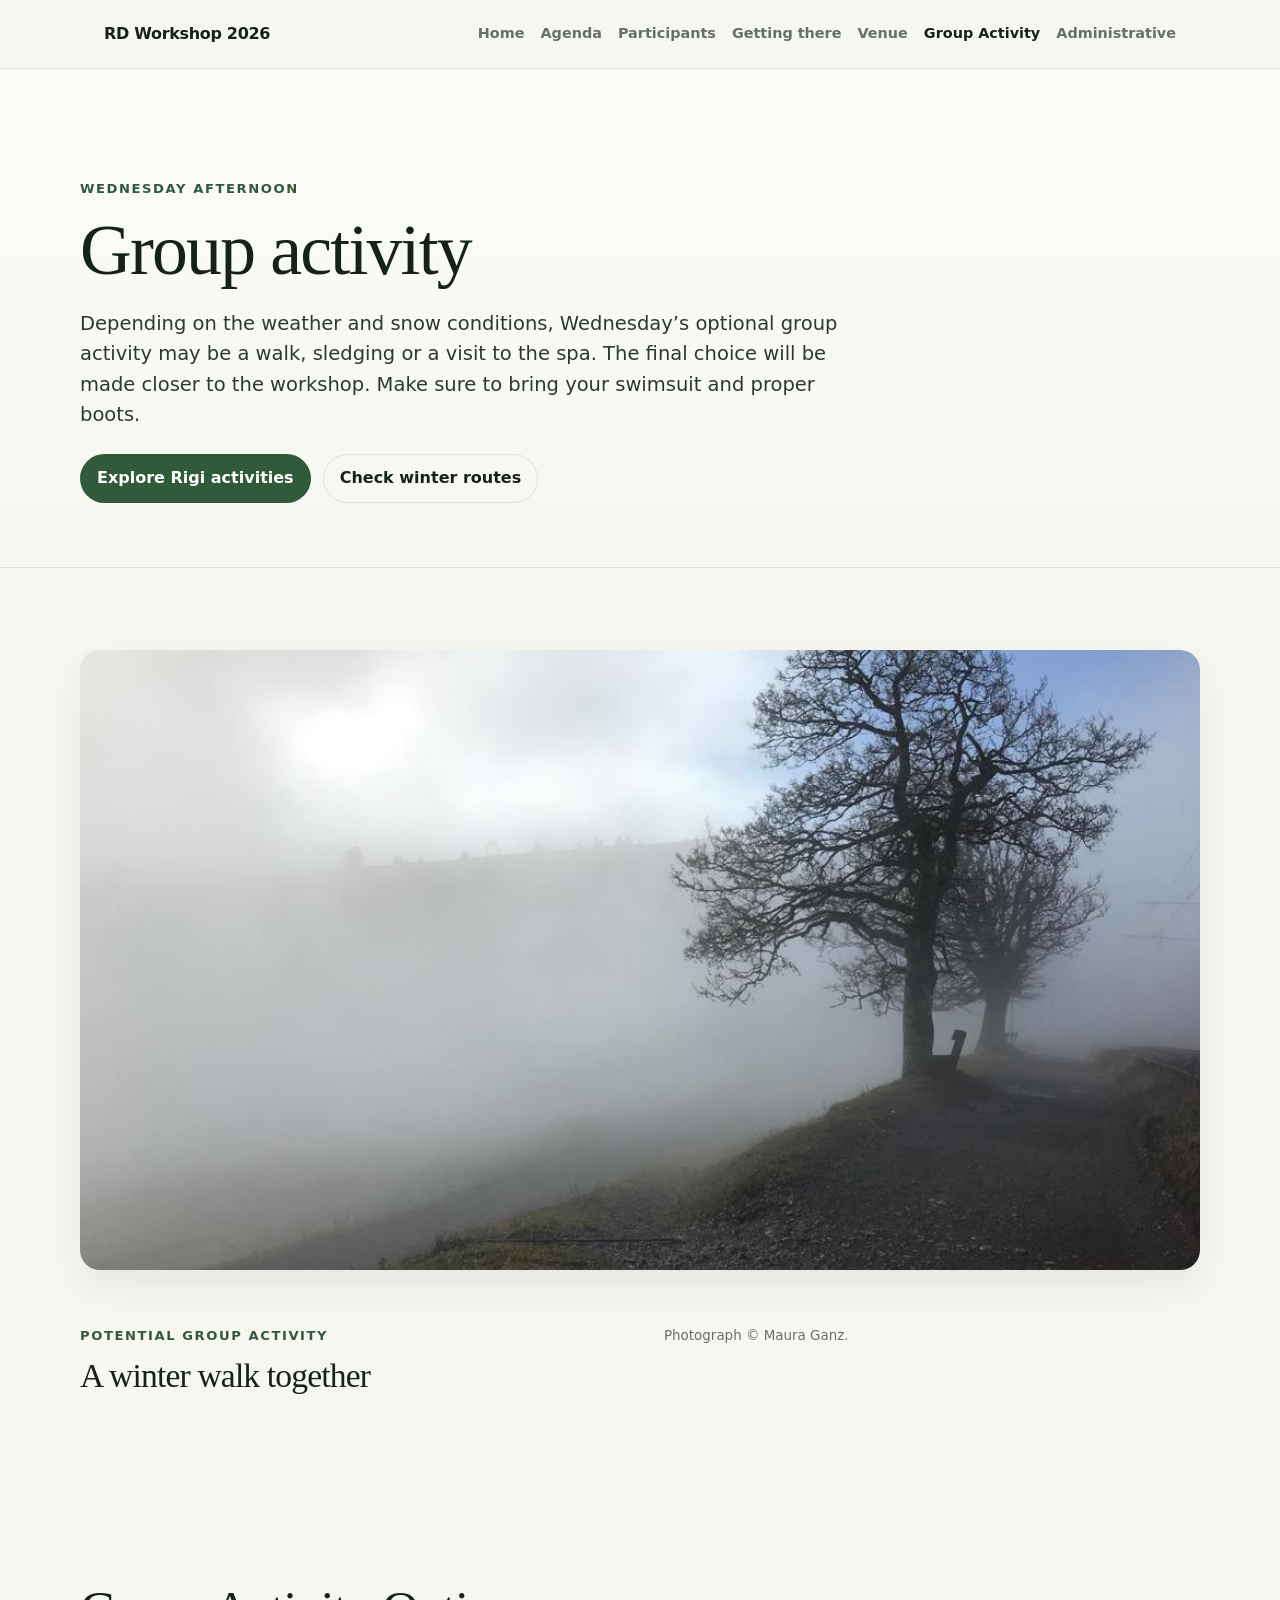
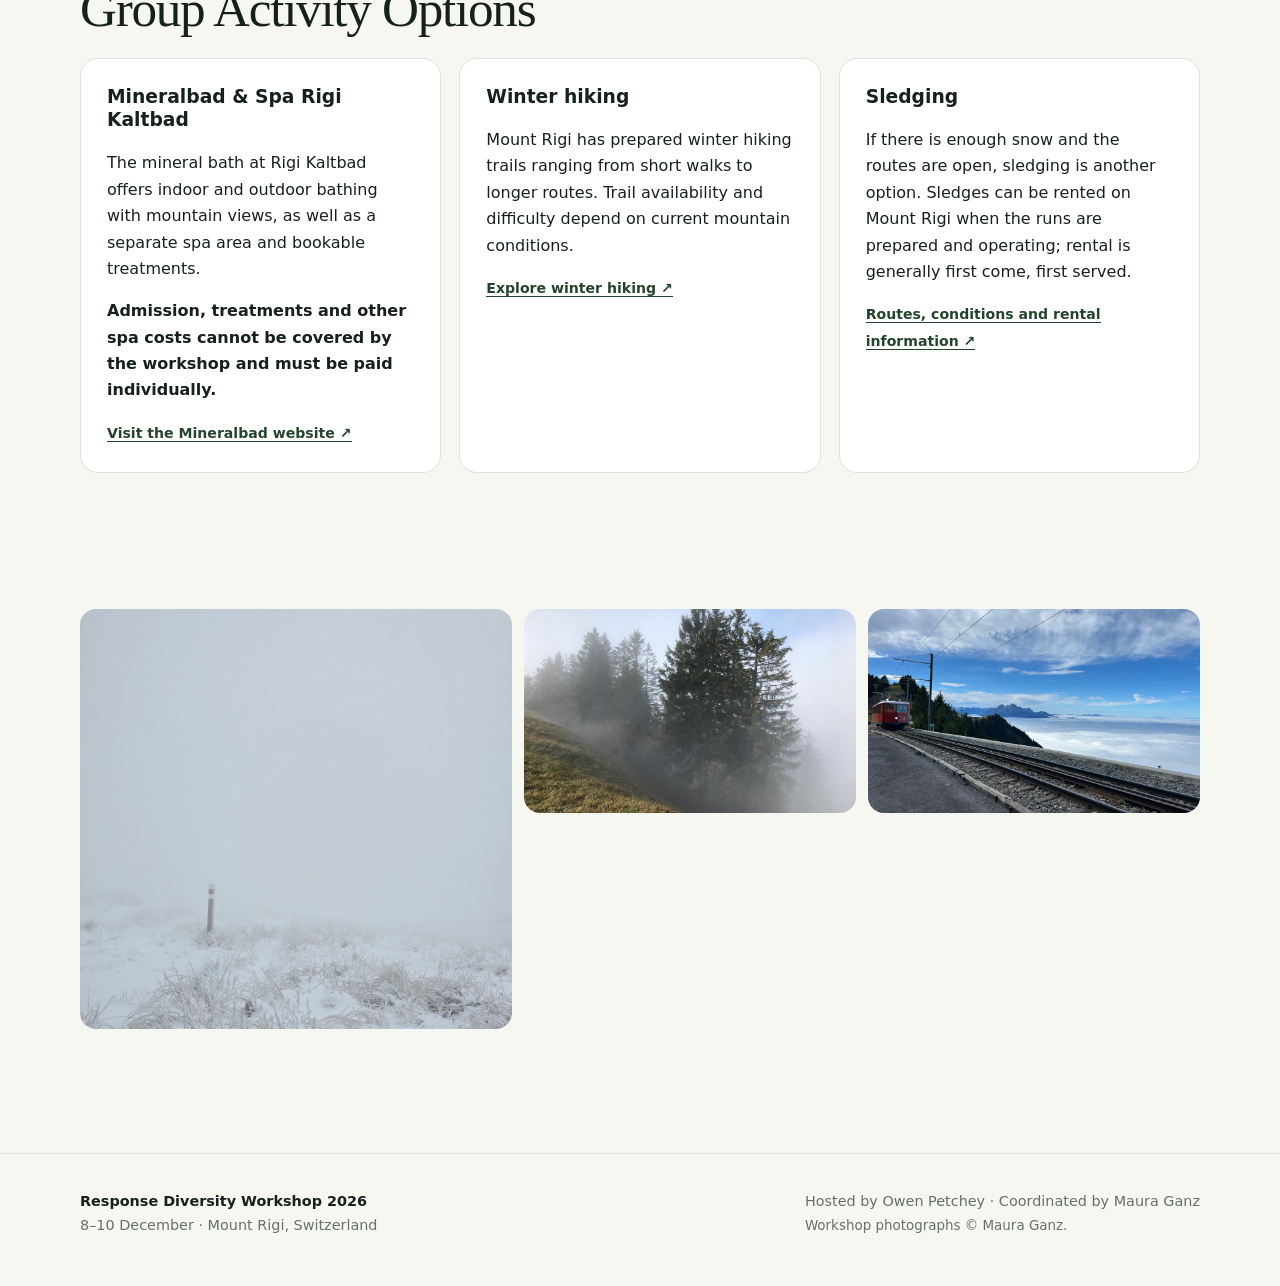
<file: rigi.html>
<!doctype html>
<html lang="en"><head><meta charset="utf-8"><meta name="viewport" content="width=device-width,initial-scale=1"><meta name="description" content="Wednesday group-activity options for participants in the Response Diversity Workshop 2026 on Mount Rigi."><title>Group activity · Response Diversity Workshop 2026</title><link rel="stylesheet" href="assets/css/style.css"></head><body>
<a class="skip-link" href="#main">Skip to content</a>
<header class="site-header"><nav class="nav-wrap" aria-label="Main navigation"><a class="brand" href="index.html">RD Workshop 2026</a><button class="menu-toggle" type="button" aria-expanded="false" aria-controls="main-nav">Menu</button><ul class="nav-links" id="main-nav"><li><a href="index.html">Home</a></li><li><a href="agenda.html">Agenda</a></li><li><a href="participants.html">Participants</a></li><li><a href="travel.html">Getting there</a></li><li><a href="venue.html">Venue</a></li><li><a class="active" href="rigi.html">Group Activity</a></li><li><a href="administrative.html">Administrative</a></li></ul></nav></header>
<main id="main"><section class="page-hero"><div class="container"><p class="kicker">Wednesday afternoon</p><h1 class="page-title">Group activity</h1><p class="lead">Depending on the weather and snow conditions, Wednesday’s optional group activity may be a walk, sledging or a visit to the spa. The final choice will be made closer to the workshop. Make sure to bring your swimsuit and proper boots.</p><div class="link-row"><a class="button primary" href="https://www.rigi.ch/en/experience/activities" target="_blank" rel="noopener">Explore Rigi activities</a><a class="button secondary" href="https://www.rigi.ch/en/experience/hiking/tour-finder-winter" target="_blank" rel="noopener">Check winter routes</a></div></div></section>
<section class="section"><div class="container"><img src="assets/images/rigi-foggy-path.jpg" alt="Bare trees beside a mountain path in dense fog on Mount Rigi" class="venue-image"><div class="grid-2 venue-copy"><div><p class="kicker">Potential group activity</p><h2 class="section-title small-title">A winter walk together</h2></div><div><p class="source-line">Photograph © Maura Ganz.</p></div></div></div></section>
<section class="section"><div class="container"><h2 class="section-title">Group Activity Options</h2><div class="grid-3"><article class="card"><h3>Mineralbad & Spa Rigi Kaltbad</h3><p>The mineral bath at Rigi Kaltbad offers indoor and outdoor bathing with mountain views, as well as a separate spa area and bookable treatments.</p><p><strong>Admission, treatments and other spa costs cannot be covered by the workshop and must be paid individually.</strong></p><a class="text-link" href="https://www.aquaspa.ch/de/mineralbad-rigi/" target="_blank" rel="noopener">Visit the Mineralbad website ↗</a></article><article class="card"><h3>Winter hiking</h3><p>Mount Rigi has prepared winter hiking trails ranging from short walks to longer routes. Trail availability and difficulty depend on current mountain conditions.</p><a class="text-link" href="https://www.rigi.ch/en/experience/activities/winter-hiking" target="_blank" rel="noopener">Explore winter hiking ↗</a></article><article class="card"><h3>Sledging</h3><p>If there is enough snow and the routes are open, sledging is another option. Sledges can be rented on Mount Rigi when the runs are prepared and operating; rental is generally first come, first served.</p><a class="text-link" href="https://www.rigi.ch/en/experience/activities/sledding" target="_blank" rel="noopener">Routes, conditions and rental information ↗</a></article></div></div></section>
<section class="section compact"><div class="container"><div class="photo-grid" aria-label="Mount Rigi in late autumn and winter"><img src="assets/images/rigi-snow-fog.jpg" alt="Snow-covered ground disappearing into dense fog on Mount Rigi" loading="lazy"><img src="assets/images/rigi-misty-conifers.jpg" alt="Conifer trees emerging from fog on a grassy slope on Mount Rigi" loading="lazy"><img src="assets/images/rigi-railway-clouds.jpg" alt="Rigi mountain railway above a sea of clouds" loading="lazy"></div></div></section></main>
<footer class="site-footer"><div class="footer-inner"><div><strong>Response Diversity Workshop 2026</strong><br>8–10 December · Mount Rigi, Switzerland</div><div>Hosted by Owen Petchey · Coordinated by Maura Ganz<br><span class="photo-credit">Workshop photographs © Maura Ganz.</span></div></div></footer><script src="assets/js/main.js"></script>
</body></html>
</file>
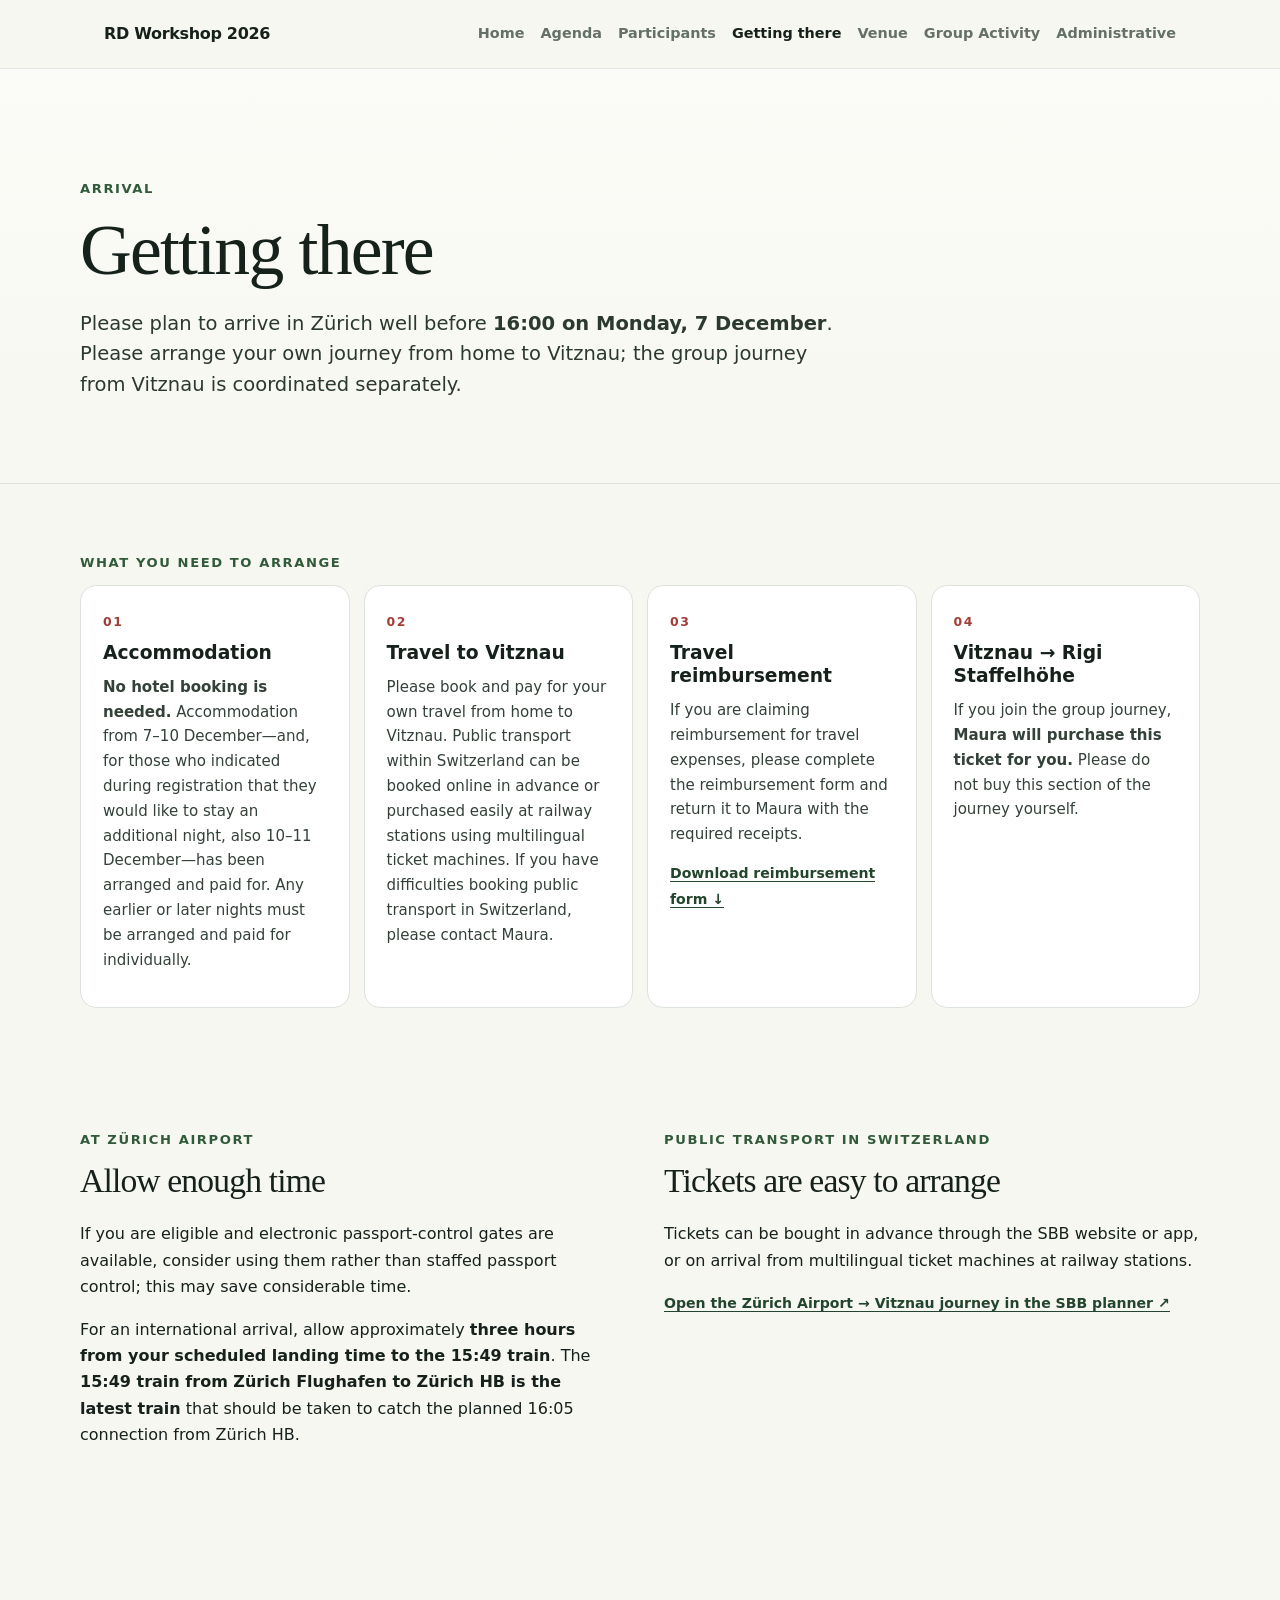
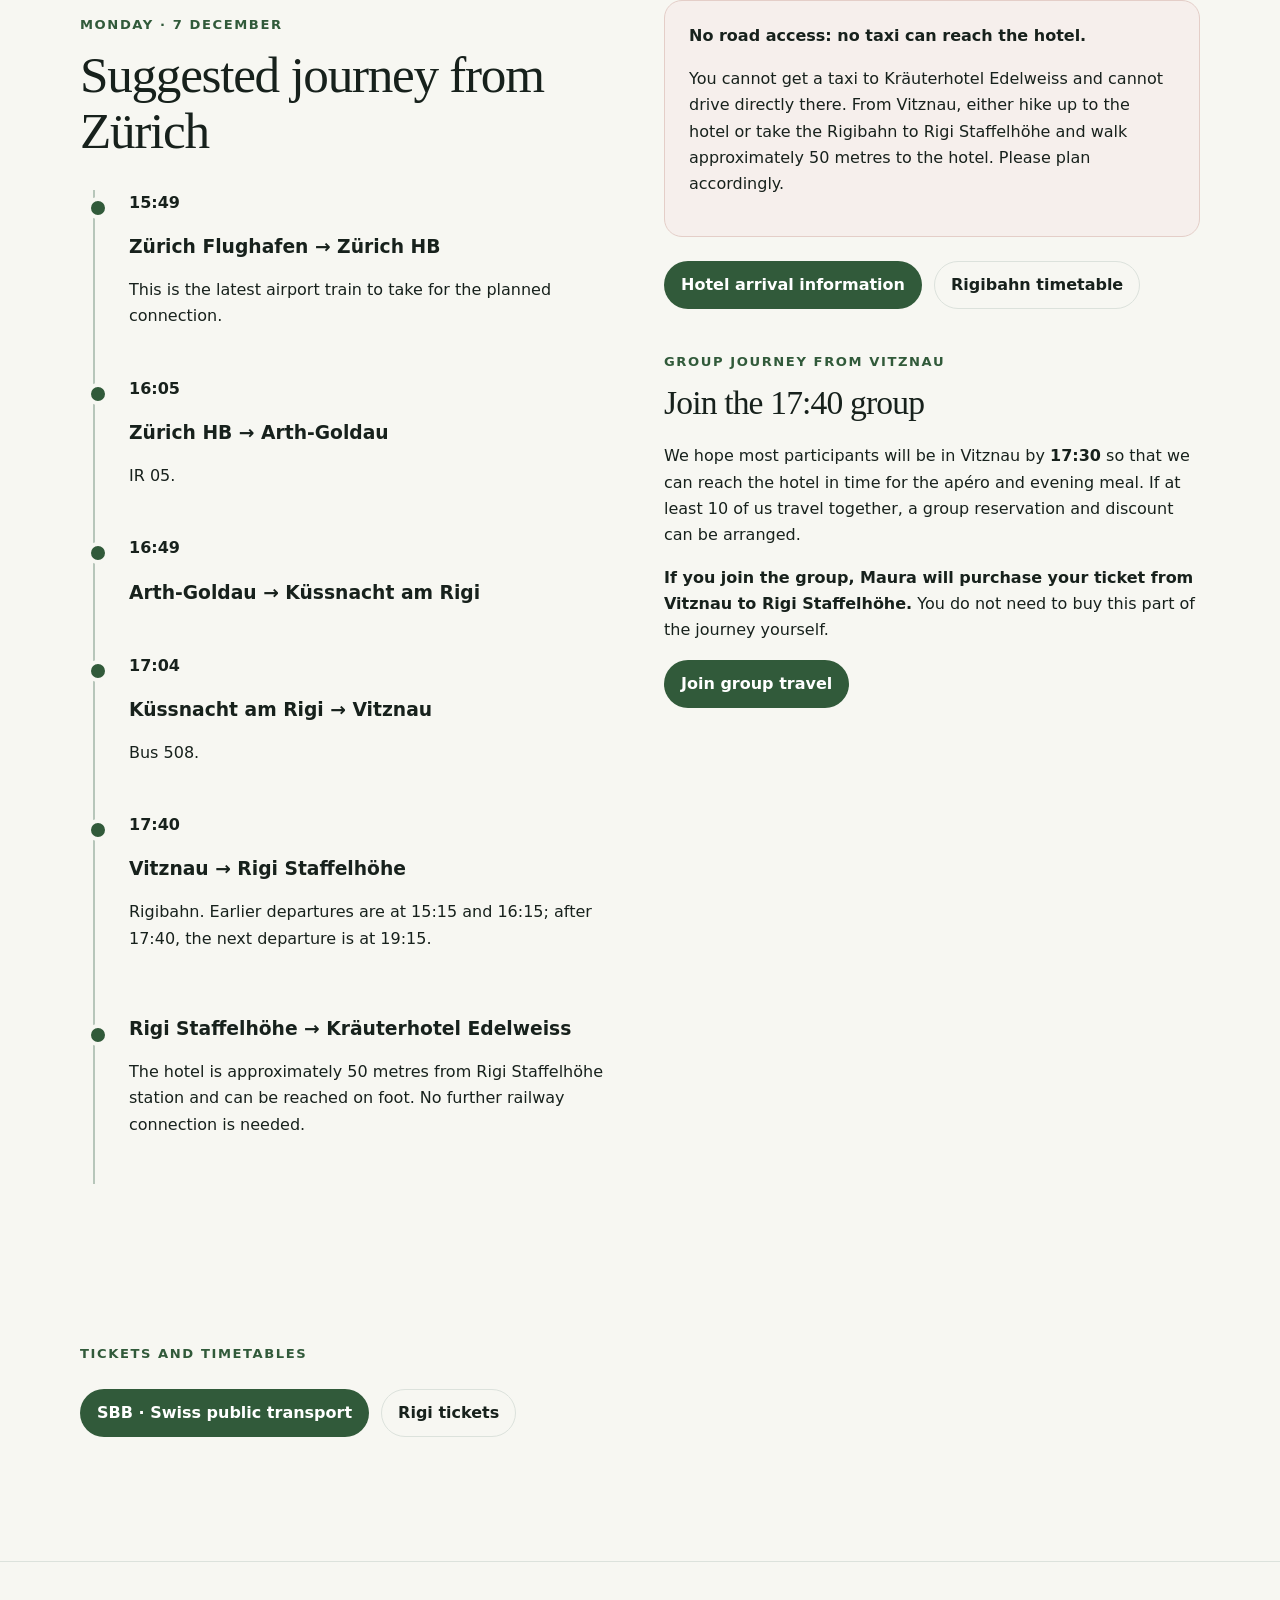
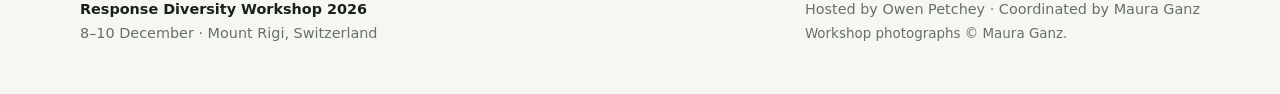
<file: travel.html>
<!doctype html>
<html lang="en"><head><meta charset="utf-8"><meta name="viewport" content="width=device-width,initial-scale=1"><meta name="description" content="Travel information for the Response Diversity Workshop 2026 at Mount Rigi."><title>Getting there · Response Diversity Workshop 2026</title><link rel="stylesheet" href="assets/css/style.css"></head><body>
<a class="skip-link" href="#main">Skip to content</a>
<header class="site-header"><nav class="nav-wrap" aria-label="Main navigation"><a class="brand" href="index.html">RD Workshop 2026</a><button class="menu-toggle" type="button" aria-expanded="false" aria-controls="main-nav">Menu</button><ul class="nav-links" id="main-nav"><li><a href="index.html">Home</a></li><li><a href="agenda.html">Agenda</a></li><li><a href="participants.html">Participants</a></li><li><a class="active" href="travel.html">Getting there</a></li><li><a href="venue.html">Venue</a></li><li><a href="rigi.html">Group Activity</a></li><li><a href="administrative.html">Administrative</a></li></ul></nav></header>
<main id="main"><section class="page-hero"><div class="container"><p class="kicker">Arrival</p><h1 class="page-title">Getting there</h1><p class="lead">Please plan to arrive in Zürich well before <strong>16:00 on Monday, 7 December</strong>. Please arrange your own journey from home to Vitznau; the group journey from Vitznau is coordinated separately.</p></div></section>
<section class="section compact"><div class="container"><p class="kicker">What you need to arrange</p><div class="practical-grid"><div class="practical-card"><span>01</span><h3>Accommodation</h3><p><strong>No hotel booking is needed.</strong> Accommodation from 7–10 December—and, for those who indicated during registration that they would like to stay an additional night, also 10–11 December—has been arranged and paid for. Any earlier or later nights must be arranged and paid for individually.</p></div><div class="practical-card"><span>02</span><h3>Travel to Vitznau</h3><p>Please book and pay for your own travel from home to Vitznau. Public transport within Switzerland can be booked online in advance or purchased easily at railway stations using multilingual ticket machines. If you have difficulties booking public transport in Switzerland, please contact Maura.</p></div><div class="practical-card"><span>03</span><h3>Travel reimbursement</h3><p>If you are claiming reimbursement for travel expenses, please complete the reimbursement form and return it to Maura with the required receipts.</p><a class="text-link" href="assets/docs/reimbursement-claim.docx" download>Download reimbursement form ↓</a></div><div class="practical-card"><span>04</span><h3>Vitznau → Rigi Staffelhöhe</h3><p>If you join the group journey, <strong>Maura will purchase this ticket for you.</strong> Please do not buy this section of the journey yourself.</p></div></div></div></section>
<section class="section compact"><div class="container grid-2"><div><p class="kicker">At Zürich Airport</p><h2 class="section-title small-title">Allow enough time</h2><div class="prose"><p>If you are eligible and electronic passport-control gates are available, consider using them rather than staffed passport control; this may save considerable time.</p><p>For an international arrival, allow approximately <strong>three hours from your scheduled landing time to the 15:49 train</strong>. The <strong>15:49 train from Zürich Flughafen to Zürich HB is the latest train</strong> that should be taken to catch the planned 16:05 connection from Zürich HB.</p></div></div><div><p class="kicker">Public transport in Switzerland</p><h2 class="section-title small-title">Tickets are easy to arrange</h2><div class="prose"><p>Tickets can be bought in advance through the SBB website or app, or on arrival from multilingual ticket machines at railway stations.</p><p><a class="text-link" href="https://www.sbb.ch/en?stops=Z%C3%BCrich+Flughafen_I8503016~Vitznau_I8508464&amp;day=2026-12-07&amp;time=15_39&amp;moment=dep&amp;reduction=none&amp;trip=0_0" target="_blank" rel="noopener">Open the Zürich Airport → Vitznau journey in the SBB planner ↗</a></p></div></div></div></section>
<section class="section"><div class="container grid-2"><div><p class="kicker">Monday · 7 December</p><h2 class="section-title">Suggested journey from Zürich</h2><div class="travel-line"><div class="travel-step"><time>15:49</time><h3>Zürich Flughafen → Zürich HB</h3><p>This is the latest airport train to take for the planned connection.</p></div><div class="travel-step"><time>16:05</time><h3>Zürich HB → Arth-Goldau</h3><p>IR 05.</p></div><div class="travel-step"><time>16:49</time><h3>Arth-Goldau → Küssnacht am Rigi</h3></div><div class="travel-step"><time>17:04</time><h3>Küssnacht am Rigi → Vitznau</h3><p>Bus 508.</p></div><div class="travel-step"><time>17:40</time><h3>Vitznau → Rigi Staffelhöhe</h3><p>Rigibahn. Earlier departures are at 15:15 and 16:15; after 17:40, the next departure is at 19:15.</p></div><div class="travel-step"><h3>Rigi Staffelhöhe → Kräuterhotel Edelweiss</h3><p>The hotel is approximately 50 metres from Rigi Staffelhöhe station and can be reached on foot. No further railway connection is needed.</p></div></div></div>
<div><div class="notice warning"><strong>No road access: no taxi can reach the hotel.</strong><p>You cannot get a taxi to Kräuterhotel Edelweiss and cannot drive directly there. From Vitznau, either hike up to the hotel or take the Rigibahn to Rigi Staffelhöhe and walk approximately 50 metres to the hotel. Please plan accordingly.</p></div><div class="link-row"><a class="button primary" href="https://www.kraeuterhotel.ch/de/hotel/phocamaps.html" target="_blank" rel="noopener">Hotel arrival information</a><a class="button secondary" href="https://shop.rigi.ch/de/routing/gen-routing-rigi?fromStation=didok--Vitznau--8508464&amp;fromStationName=Vitznau&amp;toStation=didok--Rigi+Staffelh%C3%B6he--8505075&amp;toStationName=Rigi+Staffelh%C3%B6he&amp;date=2026-12-07&amp;time=17:00&amp;type=departure" target="_blank" rel="noopener">Rigibahn timetable</a></div><div style="margin-top:42px"><p class="kicker">Group journey from Vitznau</p><h2 class="section-title small-title">Join the 17:40 group</h2><p>We hope most participants will be in Vitznau by <strong>17:30</strong> so that we can reach the hotel in time for the apéro and evening meal. If at least 10 of us travel together, a group reservation and discount can be arranged.</p><p><strong>If you join the group, Maura will purchase your ticket from Vitznau to Rigi Staffelhöhe.</strong> You do not need to buy this part of the journey yourself.</p><a class="button primary" href="https://forms.cloud.microsoft/Pages/ResponsePage.aspx?id=2zjkx2LkIkypCsNYsWmAs8LWagUJdFhPk3DuOyXB2MhUOU5NUVc3SUhWWjgzTDREN1hTOTc3NFFHNi4u" target="_blank" rel="noopener">Join group travel</a></div></div></div></section>
<section class="section compact"><div class="container"><p class="kicker">Tickets and timetables</p><div class="link-row"><a class="button primary" href="https://www.sbb.ch/en" target="_blank" rel="noopener">SBB · Swiss public transport</a><a class="button secondary" href="https://shop.rigi.ch/en/pages/tickets" target="_blank" rel="noopener">Rigi tickets</a></div></div></section></main>
<footer class="site-footer"><div class="footer-inner"><div><strong>Response Diversity Workshop 2026</strong><br>8–10 December · Mount Rigi, Switzerland</div><div>Hosted by Owen Petchey · Coordinated by Maura Ganz<br><span class="photo-credit">Workshop photographs © Maura Ganz.</span></div></div></footer><script src="assets/js/main.js"></script>
</body></html>
</file>
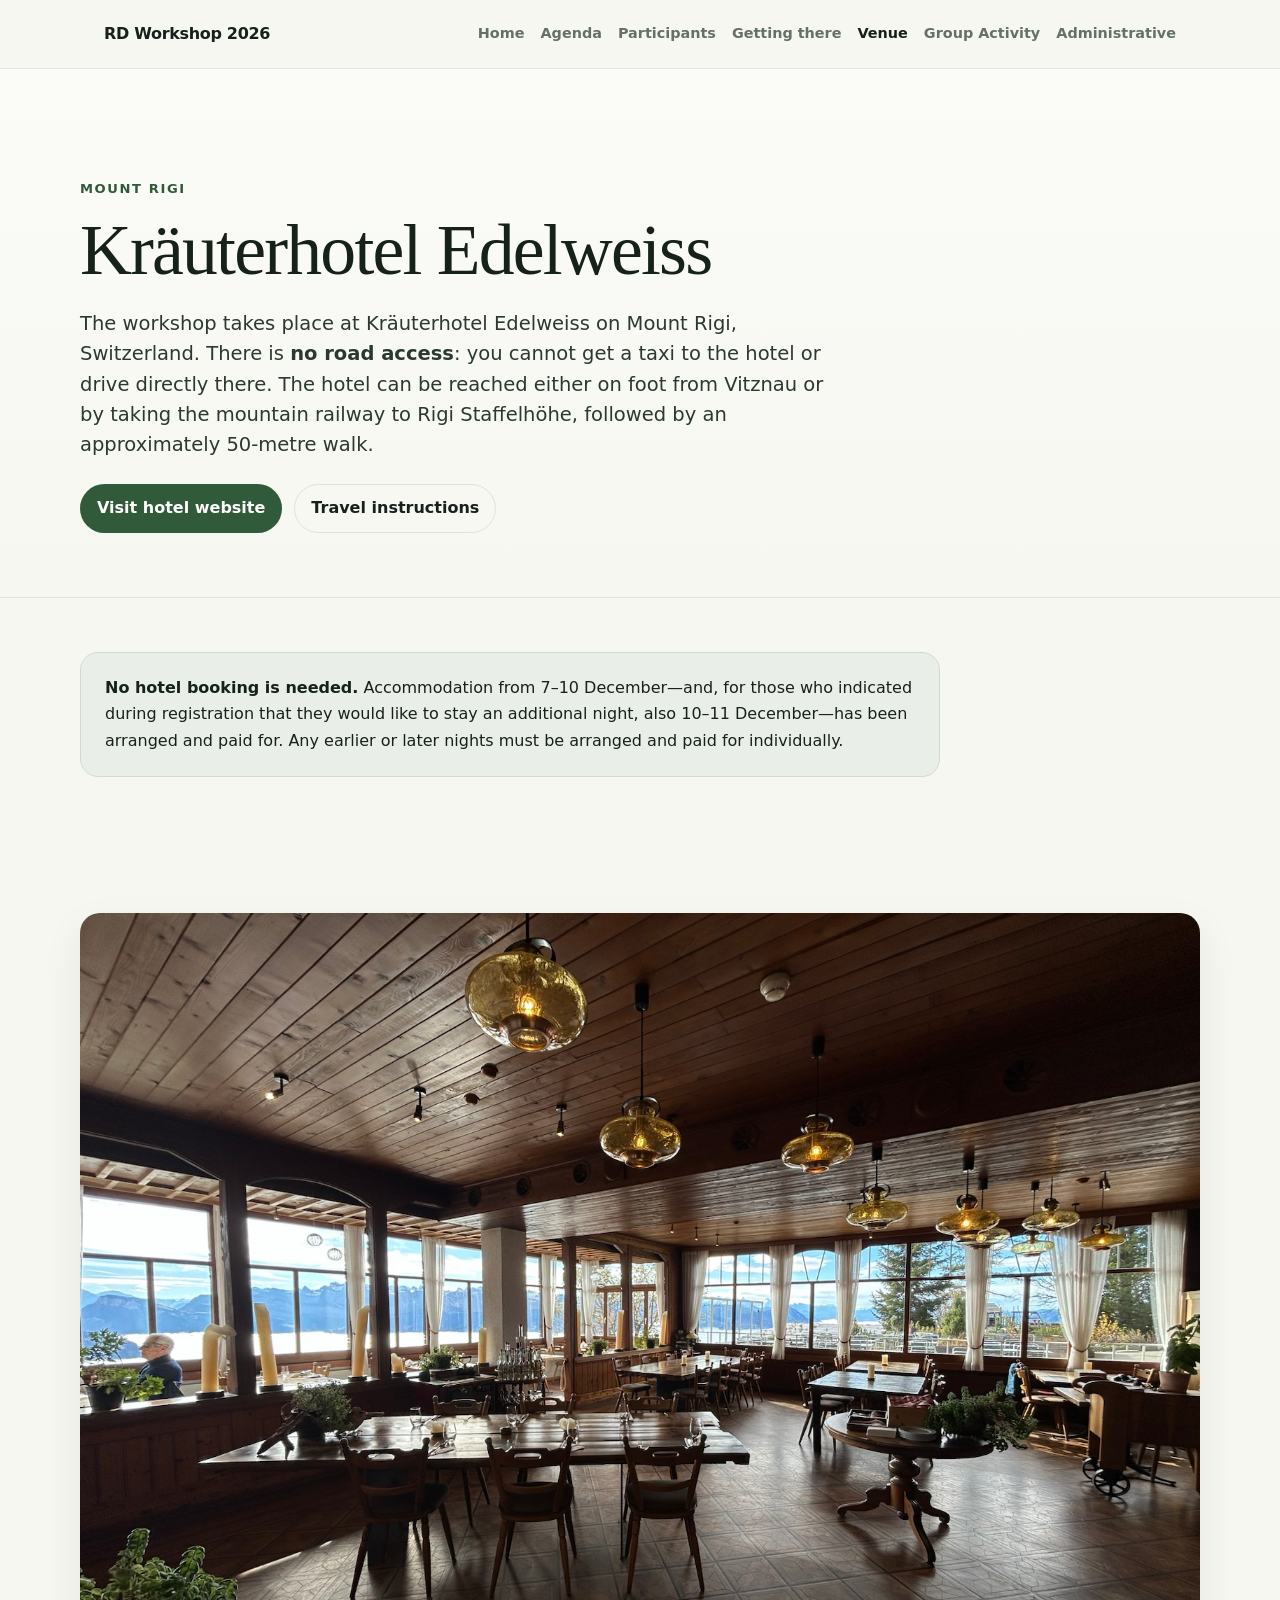
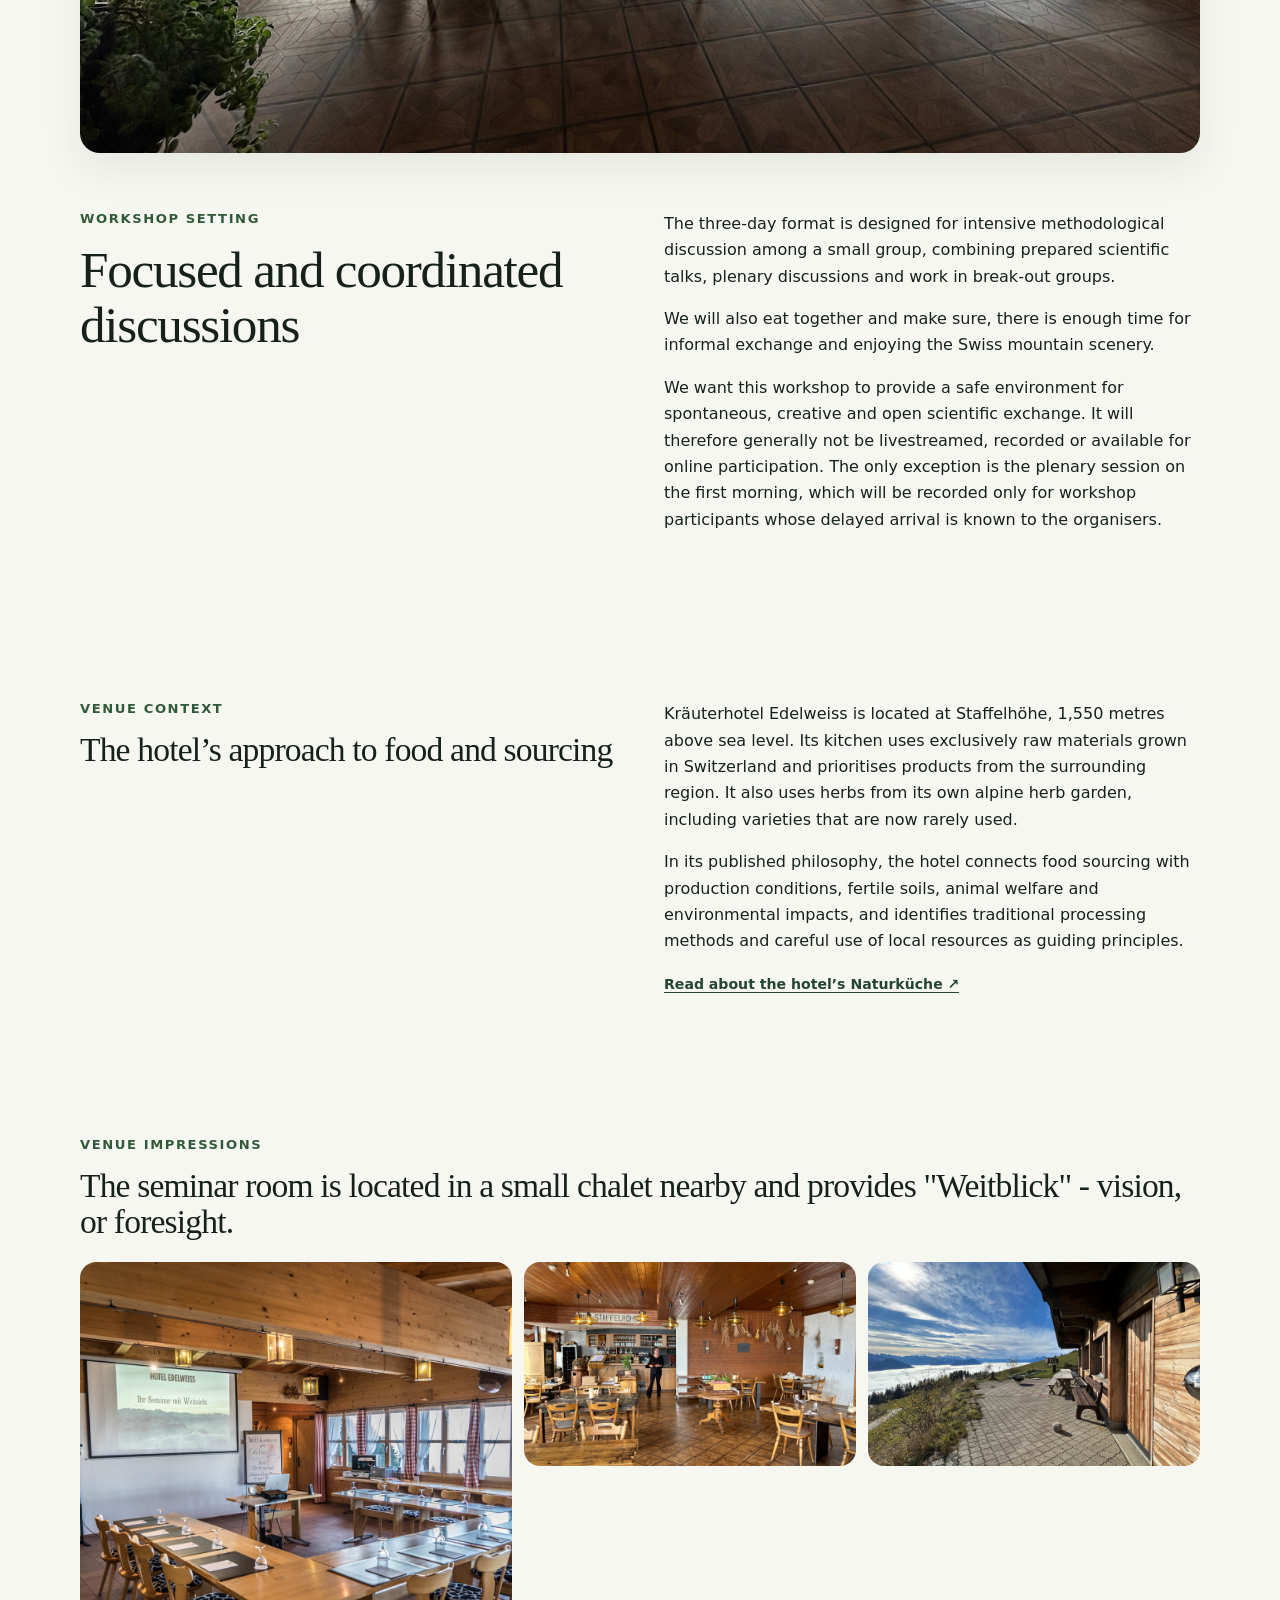
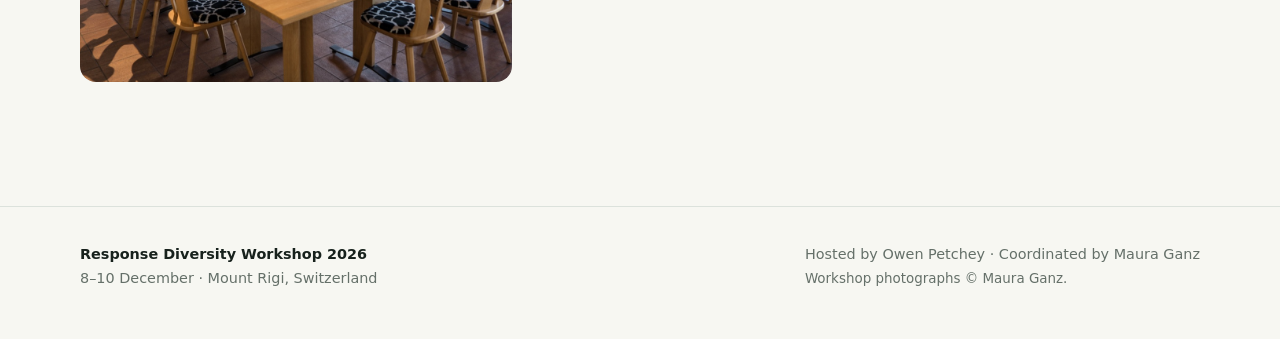
<file: venue.html>
<!doctype html>
<html lang="en"><head><meta charset="utf-8"><meta name="viewport" content="width=device-width,initial-scale=1"><meta name="description" content="Venue information for the Response Diversity Workshop 2026."><title>Venue · Response Diversity Workshop 2026</title><link rel="stylesheet" href="assets/css/style.css"></head><body>
<a class="skip-link" href="#main">Skip to content</a>
<header class="site-header"><nav class="nav-wrap" aria-label="Main navigation"><a class="brand" href="index.html">RD Workshop 2026</a><button class="menu-toggle" type="button" aria-expanded="false" aria-controls="main-nav">Menu</button><ul class="nav-links" id="main-nav"><li><a href="index.html">Home</a></li><li><a href="agenda.html">Agenda</a></li><li><a href="participants.html">Participants</a></li><li><a href="travel.html">Getting there</a></li><li><a class="active" href="venue.html">Venue</a></li><li><a href="rigi.html">Group Activity</a></li><li><a href="administrative.html">Administrative</a></li></ul></nav></header>
<main id="main"><section class="page-hero"><div class="container"><p class="kicker">Mount Rigi</p><h1 class="page-title">Kräuterhotel Edelweiss</h1><p class="lead">The workshop takes place at Kräuterhotel Edelweiss on Mount Rigi, Switzerland. There is <strong>no road access</strong>: you cannot get a taxi to the hotel or drive directly there. The hotel can be reached either on foot from Vitznau or by taking the mountain railway to Rigi Staffelhöhe, followed by an approximately 50-metre walk.</p><div class="link-row"><a class="button primary" href="https://www.kraeuterhotel.ch/de/" target="_blank" rel="noopener">Visit hotel website</a><a class="button secondary" href="travel.html">Travel instructions</a></div></div></section>
<section class="section compact"><div class="container"><div class="notice accommodation-note"><strong>No hotel booking is needed.</strong> Accommodation from 7–10 December—and, for those who indicated during registration that they would like to stay an additional night, also 10–11 December—has been arranged and paid for. Any earlier or later nights must be arranged and paid for individually.</div></div></section>
<section class="section"><div class="container"><img src="assets/images/venue-dining-room-wide.jpg" alt="Dining room at Kräuterhotel Edelweiss with panoramic mountain views" class="venue-image venue-image-natural"><div class="grid-2 venue-copy"><div><p class="kicker">Workshop setting</p><h2 class="section-title">Focused and coordinated discussions</h2></div><div class="prose"><p>The three-day format is designed for intensive methodological discussion among a small group, combining prepared scientific talks, plenary discussions and work in break-out groups.</p><p>We will also eat together and make sure, there is enough time for informal exchange and enjoying the Swiss mountain scenery.</p><p>We want this workshop to provide a safe environment for spontaneous, creative and open scientific exchange. It will therefore generally not be livestreamed, recorded or available for online participation. The only exception is the plenary session on the first morning, which will be recorded only for workshop participants whose delayed arrival is known to the organisers.</p></div></div></div></section>
<section class="section compact"><div class="container grid-2"><div><p class="kicker">Venue context</p><h2 class="section-title small-title">The hotel’s approach to food and sourcing</h2></div><div class="prose"><p>Kräuterhotel Edelweiss is located at Staffelhöhe, 1,550 metres above sea level. Its kitchen uses exclusively raw materials grown in Switzerland and prioritises products from the surrounding region. It also uses herbs from its own alpine herb garden, including varieties that are now rarely used.</p><p>In its published philosophy, the hotel connects food sourcing with production conditions, fertile soils, animal welfare and environmental impacts, and identifies traditional processing methods and careful use of local resources as guiding principles.</p><p><a class="text-link" href="https://www.kraeuterhotel.ch/de/k%C3%BCche.html" target="_blank" rel="noopener">Read about the hotel’s Naturküche ↗</a></p></div></div></section>
<section class="section compact"><div class="container"><p class="kicker">Venue impressions</p><h2 class="section-title small-title">The seminar room is located in a small chalet nearby and provides "Weitblick" - vision, or foresight.</h2><div class="photo-grid" aria-label="Seminar, dining and terrace spaces at Kräuterhotel Edelweiss"><img src="assets/images/venue-seminar-room.jpg" alt="AlpStübli seminar room at Kräuterhotel Edelweiss arranged for a workshop" loading="lazy"><img src="assets/images/venue-dining-room-herbs.jpg" alt="Wood-panelled dining room at Kräuterhotel Edelweiss decorated with dried alpine herbs" loading="lazy"><img src="assets/images/venue-terrace.jpg" alt="Terrace at Kräuterhotel Edelweiss overlooking the mountains and a sea of clouds" loading="lazy"></div></div></section></main>
<footer class="site-footer"><div class="footer-inner"><div><strong>Response Diversity Workshop 2026</strong><br>8–10 December · Mount Rigi, Switzerland</div><div>Hosted by Owen Petchey · Coordinated by Maura Ganz<br><span class="photo-credit">Workshop photographs © Maura Ganz.</span></div></div></footer><script src="assets/js/main.js"></script>
</body></html>
</file>
<file: assets/css/style.css>
:root {
  --paper: #f7f7f2;
  --surface: #ffffff;
  --ink: #17211c;
  --muted: #657069;
  --line: #dce2dc;
  --green: #315a3a;
  --green-dark: #24452d;
  --blue: #536fa5;
  --red: #a33d37;
  --soft-green: #e9efe8;
  --soft-blue: #edf1f8;
  --max: 1120px;
  --text: 760px;
  --radius: 18px;
  --shadow: 0 16px 40px rgba(24, 34, 28, 0.08);
}

* { box-sizing: border-box; }
html { scroll-behavior: smooth; }
body {
  margin: 0;
  background: var(--paper);
  color: var(--ink);
  font-family: Inter, ui-sans-serif, system-ui, -apple-system, BlinkMacSystemFont, "Segoe UI", sans-serif;
  line-height: 1.65;
  -webkit-font-smoothing: antialiased;
}
a { color: var(--green-dark); text-underline-offset: 3px; }
a:hover { color: var(--red); }
img { max-width: 100%; display: block; }

.skip-link {
  position: absolute;
  left: -999px;
  top: 8px;
  z-index: 1000;
  background: #fff;
  padding: 8px 12px;
}
.skip-link:focus { left: 8px; }

.site-header {
  position: sticky;
  top: 0;
  z-index: 100;
  background: rgba(247,247,242,.94);
  backdrop-filter: blur(14px);
  border-bottom: 1px solid rgba(220,226,220,.8);
}
.nav-wrap {
  max-width: var(--max);
  margin: 0 auto;
  min-height: 68px;
  display: flex;
  align-items: center;
  justify-content: space-between;
  gap: 24px;
  padding: 0 24px;
}
.brand {
  display: flex;
  align-items: center;
  font-weight: 750;
  letter-spacing: -.02em;
  text-decoration: none;
  color: var(--ink);
  white-space: nowrap;
}
.nav-links {
  list-style: none;
  display: flex;
  align-items: center;
  gap: 16px;
  margin: 0;
  padding: 0;
  font-size: .90rem;
}
.nav-links a {
  text-decoration: none;
  color: var(--muted);
  font-weight: 600;
}
.nav-links a:hover,
.nav-links a.active { color: var(--ink); }
.menu-toggle {
  display: none;
  border: 1px solid var(--line);
  background: var(--surface);
  border-radius: 10px;
  padding: 8px 10px;
  font: inherit;
}

.hero {
  min-height: 650px;
  position: relative;
  display: grid;
  align-items: end;
  background: #1f3525 url('../images/hero-alpine.webp') center 55% / cover no-repeat;
  overflow: hidden;
}
.hero::before {
  content: "";
  position: absolute;
  inset: 0;
  background: linear-gradient(180deg, rgba(10,22,16,.12) 10%, rgba(10,22,16,.2) 45%, rgba(10,22,16,.83) 100%);
}
.hero-inner {
  position: relative;
  z-index: 1;
  width: min(var(--max), calc(100% - 48px));
  margin: 0 auto;
  padding: 90px 0 64px;
  color: #fff;
}
.hero-logo-halo {
  position: absolute;
  z-index: 2;
  top: -18px;
  right: max(28px, calc((100vw - var(--max)) / 2));
  width: clamp(440px, 42vw, 540px);
}
.hero-logo-halo img { display: block; width: 100%; height: auto; }
.eyebrow {
  text-transform: uppercase;
  letter-spacing: .14em;
  font-size: .78rem;
  font-weight: 800;
  margin: 0 0 18px;
}
.hero h1 {
  font-family: Georgia, "Times New Roman", serif;
  font-weight: 500;
  font-size: clamp(3.1rem, 8vw, 6.8rem);
  line-height: .92;
  letter-spacing: -.045em;
  max-width: 940px;
  margin: 0;
}
.hero-sub {
  font-size: clamp(1.12rem, 2.4vw, 1.55rem);
  max-width: 800px;
  margin: 24px 0 0;
  line-height: 1.42;
}
.hero-meta {
  display: flex;
  flex-wrap: wrap;
  gap: 10px 24px;
  margin-top: 26px;
  font-weight: 650;
}
.hero-actions { display: flex; flex-wrap: wrap; gap: 12px; margin-top: 30px; }
.button {
  display: inline-flex;
  align-items: center;
  justify-content: center;
  min-height: 44px;
  padding: 10px 16px;
  border-radius: 999px;
  font-weight: 750;
  text-decoration: none;
  border: 1px solid transparent;
}
.button.light { background: #fff; color: var(--ink); }
.button.ghost { border-color: rgba(255,255,255,.65); color: #fff; }
.button.primary { background: var(--green); color: #fff; }
.button.secondary { background: transparent; border-color: var(--line); color: var(--ink); }

main { min-height: 70vh; }
.section { padding: 82px 24px; }
.section.compact { padding-top: 54px; padding-bottom: 54px; }
.container { max-width: var(--max); margin: 0 auto; }
.prose { max-width: var(--text); }
.kicker {
  color: var(--green);
  font-size: .82rem;
  font-weight: 800;
  letter-spacing: .12em;
  text-transform: uppercase;
  margin-bottom: 12px;
}
h1.page-title,
h2.section-title {
  font-family: Georgia, "Times New Roman", serif;
  font-weight: 500;
  letter-spacing: -.025em;
  line-height: 1.08;
}
h1.page-title { font-size: clamp(2.6rem, 5.6vw, 4.8rem); margin: 0 0 20px; }
h2.section-title { font-size: clamp(2.1rem, 4vw, 3.3rem); margin: 0 0 22px; }
h3 { line-height: 1.25; }
.lead { font-size: 1.22rem; line-height: 1.55; color: #2c3931; }
.muted { color: var(--muted); }

.page-hero {
  padding: 96px 24px 64px;
  border-bottom: 1px solid var(--line);
  background: linear-gradient(180deg, #fbfbf7, var(--paper));
}
.page-hero .container { max-width: var(--max); }
.page-hero p { max-width: 760px; }
.title-logo-heading {
  display: flex;
  align-items: center;
  justify-content: space-between;
  gap: 48px;
}
.title-logo {
  width: clamp(260px, 32vw, 420px);
  height: auto;
  flex: none;
}

.host-strip {
  background: var(--surface);
  border-bottom: 1px solid var(--line);
}
.host-strip .container {
  padding: 22px 24px;
  display: flex;
  gap: 10px 32px;
  flex-wrap: wrap;
  font-size: .95rem;
}

.grid-2 { display: grid; grid-template-columns: repeat(2, minmax(0,1fr)); gap: 48px; }
.grid-3 { display: grid; grid-template-columns: repeat(3, minmax(0,1fr)); gap: 18px; }
.card {
  background: var(--surface);
  border: 1px solid var(--line);
  border-radius: var(--radius);
  padding: 26px;
}
.card h3 { margin-top: 0; }
.card p:last-child { margin-bottom: 0; }
.number-card { position: relative; padding-top: 56px; }
.number-card .num {
  position: absolute;
  top: 22px;
  left: 26px;
  color: var(--red);
  font-weight: 850;
  font-size: .86rem;
  letter-spacing: .12em;
}
.objectives { display: grid; grid-template-columns: repeat(2,minmax(0,1fr)); gap: 14px; }
.objective {
  padding: 18px 20px;
  border-left: 3px solid var(--green);
  background: rgba(255,255,255,.64);
}
.objective strong { display:block; margin-bottom: 4px; }

.photo-grid {
  display: grid;
  grid-template-columns: 1.3fr 1fr 1fr;
  gap: 12px;
}
.photo-grid img {
  width: 100%;
  height: 310px;
  object-fit: cover;
  border-radius: 16px;
}
.photo-grid img:first-child { height: 420px; grid-row: span 2; }
.photo-grid img:nth-child(2),
.photo-grid img:nth-child(3) { height: 204px; }

.landing-photo-grid {
  display: grid;
  grid-template-columns: repeat(2, minmax(0, 1fr));
  gap: 12px;
  align-items: start;
}
.landing-photo-grid img {
  display: block;
  width: 100%;
  height: auto;
  object-fit: contain;
  border-radius: 16px;
}
.landing-photo-grid img:first-child { grid-column: 1 / -1; }

.schedule-day { margin: 0 0 54px; }
.schedule-day h2 {
  display: flex;
  justify-content: space-between;
  gap: 18px;
  align-items: baseline;
  padding-bottom: 14px;
  border-bottom: 2px solid var(--ink);
  font-family: Georgia, "Times New Roman", serif;
  font-weight: 500;
  font-size: 2rem;
}
.schedule-day h2 small { font: 650 .88rem/1.2 system-ui, sans-serif; color: var(--muted); }
.schedule {
  display: grid;
  grid-template-columns: 90px minmax(0,1fr);
  gap: 0 24px;
}
.schedule .time,
.schedule .event { padding: 14px 0; border-bottom: 1px solid var(--line); }
.schedule .time { color: var(--muted); font-variant-numeric: tabular-nums; font-weight: 700; }
.schedule .event strong { display: block; }
.schedule .event .meta { margin-top: 4px; font-size: .92rem; color: var(--muted); }

.travel-line {
  position: relative;
  margin: 32px 0 10px 13px;
  padding-left: 34px;
  border-left: 2px solid #b7c6ba;
}
.travel-step { position: relative; padding: 0 0 30px; }
.travel-step::before {
  content: "";
  position: absolute;
  left: -42px;
  top: 7px;
  width: 14px;
  height: 14px;
  border-radius: 50%;
  background: var(--green);
  border: 4px solid var(--paper);
}
.travel-step time { font-weight: 850; font-variant-numeric: tabular-nums; }
.notice {
  border-radius: var(--radius);
  padding: 22px 24px;
  background: var(--soft-blue);
  border: 1px solid #d2dbea;
}
.notice.warning { background: #f6efec; border-color: #e4cec8; }
.link-row { display: flex; flex-wrap: wrap; gap: 12px; margin-top: 24px; }

.people-grid { display: grid; grid-template-columns: repeat(3,minmax(0,1fr)); gap: 14px; }
.person {
  background: var(--surface);
  border: 1px solid var(--line);
  border-radius: 14px;
  padding: 18px;
}
.person strong { display: block; }
.person span { color: var(--muted); font-size: .9rem; }

.figure-frame {
  background: #fff;
  border: 1px solid var(--line);
  border-radius: 20px;
  padding: clamp(8px,2vw,22px);
  box-shadow: var(--shadow);
}
.figure-frame img { width: 100%; height: auto; }
figcaption { color: var(--muted); font-size: .9rem; margin-top: 12px; }

.doc-card {
  display: grid;
  grid-template-columns: minmax(0,1fr) auto;
  gap: 24px;
  align-items: center;
  background: var(--surface);
  border: 1px solid var(--line);
  padding: 24px;
  border-radius: 16px;
}
.doc-card h3 { margin: 0 0 6px; }
.doc-card p { margin: 0; color: var(--muted); }

.site-footer {
  margin-top: 70px;
  border-top: 1px solid var(--line);
  padding: 36px 24px 48px;
  color: var(--muted);
  font-size: .9rem;
}
.footer-inner { max-width: var(--max); margin: 0 auto; display:flex; gap:24px; justify-content:space-between; flex-wrap:wrap; }
.footer-inner strong { color: var(--ink); }

@media (max-width: 1050px) {
  .menu-toggle { display: inline-flex; }
  .nav-links {
    display: none;
    position: absolute;
    top: 68px;
    left: 0;
    right: 0;
    background: var(--paper);
    border-bottom: 1px solid var(--line);
    padding: 18px 24px 24px;
    flex-direction: column;
    align-items: flex-start;
  }
  .nav-links.open { display: flex; }
  .grid-2, .objectives { grid-template-columns: 1fr; }
  .people-grid { grid-template-columns: repeat(2,minmax(0,1fr)); }
  .photo-grid { grid-template-columns: 1fr 1fr; }
  .photo-grid img:first-child { grid-column: 1 / -1; grid-row: auto; height: 360px; }
}

@media (max-width: 620px) {
  .nav-wrap { padding: 0 18px; }
  .brand { font-size: .92rem; }
  .hero { min-height: 720px; }
  .hero-logo-halo { top: 18px; left: 50%; right: auto; width: min(96vw, 460px); transform: translateX(-50%); }
  .hero-inner { width: min(100% - 36px, var(--max)); padding: 230px 0 42px; }
  .hero h1 { font-size: clamp(3rem, 16vw, 4.8rem); }
  .section { padding: 62px 18px; }
  .page-hero { padding: 72px 18px 46px; }
  .title-logo-heading { align-items: flex-start; flex-direction: column; gap: 26px; }
  .title-logo { width: min(82vw, 340px); }
  .people-grid, .grid-3, .photo-grid { grid-template-columns: 1fr; }
  .photo-grid img, .photo-grid img:first-child, .photo-grid img:nth-child(2), .photo-grid img:nth-child(3) { height: 260px; }
  .landing-photo-grid { grid-template-columns: 1fr; }
  .schedule { grid-template-columns: 70px minmax(0,1fr); gap: 0 16px; }
  .doc-card { grid-template-columns: 1fr; }
}

/* v2 additions */
.photo-credit { font-size: .84rem; }
.small-title { font-size: 2.1rem !important; }
.venue-image { width:100%; height:min(58vw,620px); object-fit:cover; border-radius:20px; box-shadow:var(--shadow); }
.venue-image-natural { height:auto; object-fit:contain; }
.venue-copy { margin-top:42px; }
.accommodation-note { max-width: 860px; background: var(--soft-green); border-color: #cfdccc; }
.practical-grid { display:grid; grid-template-columns:repeat(4,minmax(0,1fr)); gap:14px; }
.practical-card { background:var(--surface); border:1px solid var(--line); border-radius:16px; padding:22px; }
.practical-card > span { color:var(--red); font-size:.78rem; font-weight:850; letter-spacing:.12em; }
.practical-card h3 { margin:.4rem 0 .65rem; }
.practical-card p { margin:0 0 .8rem; color:#344139; font-size:.94rem; }
.text-link { font-size:.88rem; font-weight:750; text-decoration:none; border-bottom:1px solid currentColor; }
.participant-kicker { margin-top:48px; }
.people-grid-detailed { grid-template-columns:repeat(2,minmax(0,1fr)); gap:16px; }
.person-detailed { padding:22px; display:flex; flex-direction:column; min-height:260px; }
.person-detailed h3 { font-family:Georgia, "Times New Roman", serif; font-size:1.35rem; font-weight:500; margin:0; }
.person-affiliation { color:var(--green-dark); font-weight:700; font-size:.88rem; margin:.4rem 0 0; }
.person-role { color:var(--muted); font-size:.82rem; text-transform:uppercase; letter-spacing:.06em; font-weight:750; margin:.8rem 0 .4rem; }
.person-teaser { margin:.3rem 0 1rem; font-size:.95rem; }
.person-detailed .text-link { margin-top:auto; align-self:flex-start; }
.online-note { margin-top:34px; }
.glossary details { background:var(--surface); border:1px solid var(--line); border-radius:14px; margin-bottom:10px; padding:0 18px; }
.glossary summary { cursor:pointer; font-weight:780; padding:16px 0; }
.glossary details p { margin-top:0; }
.source-line { color:var(--muted); font-size:.84rem; }
.method-intro { max-width:850px; margin-bottom:28px; }
.methods-grid { display:grid; grid-template-columns:repeat(2,minmax(0,1fr)); gap:16px; }
.method-card { background:var(--surface); border:1px solid var(--line); border-radius:16px; padding:24px; }
.method-card h3 { font-family:Georgia, "Times New Roman", serif; font-size:1.45rem; font-weight:500; margin:.75rem 0; }
.method-card > p { color:#344139; }
.method-card dl { margin:1.1rem 0 0; }
.method-card dt { font-size:.76rem; color:var(--muted); text-transform:uppercase; letter-spacing:.08em; font-weight:800; margin-top:.8rem; }
.method-card dd { margin:.2rem 0 0; font-size:.9rem; }
.method-tag { display:inline-flex; padding:5px 9px; border-radius:999px; font-size:.72rem; font-weight:800; letter-spacing:.04em; background:var(--soft-blue); color:#3f5684; }
.method-tag.indirect { background:#f1eee5; color:#6d5d2e; }
.method-tag.direct { background:var(--soft-green); color:var(--green-dark); }
.method-tag.partial { background:#edf1f8; color:#465e8d; }
.method-tag.integrative { background:#f6efec; color:#8d3934; }
.method-tag.dynamic { background:#eeeaf5; color:#5c477f; }
.reference-list p { margin:0 0 1rem; padding-bottom:1rem; border-bottom:1px solid var(--line); font-size:.92rem; }
.reference-list p:last-child { border-bottom:0; }
.admin-doc { margin-top:26px; }
.admin-rules { margin-top:34px; }

@media (max-width: 1050px) and (min-width: 901px) {
  .nav-links { gap: 11px; font-size: .84rem; }
  .brand { font-size:.92rem; }
}
@media (max-width: 900px) {
  .practical-grid { grid-template-columns:repeat(2,minmax(0,1fr)); }
}
@media (max-width: 620px) {
  .people-grid-detailed, .methods-grid, .practical-grid { grid-template-columns:1fr; }
  .person-detailed { min-height:0; }
}
</file>
